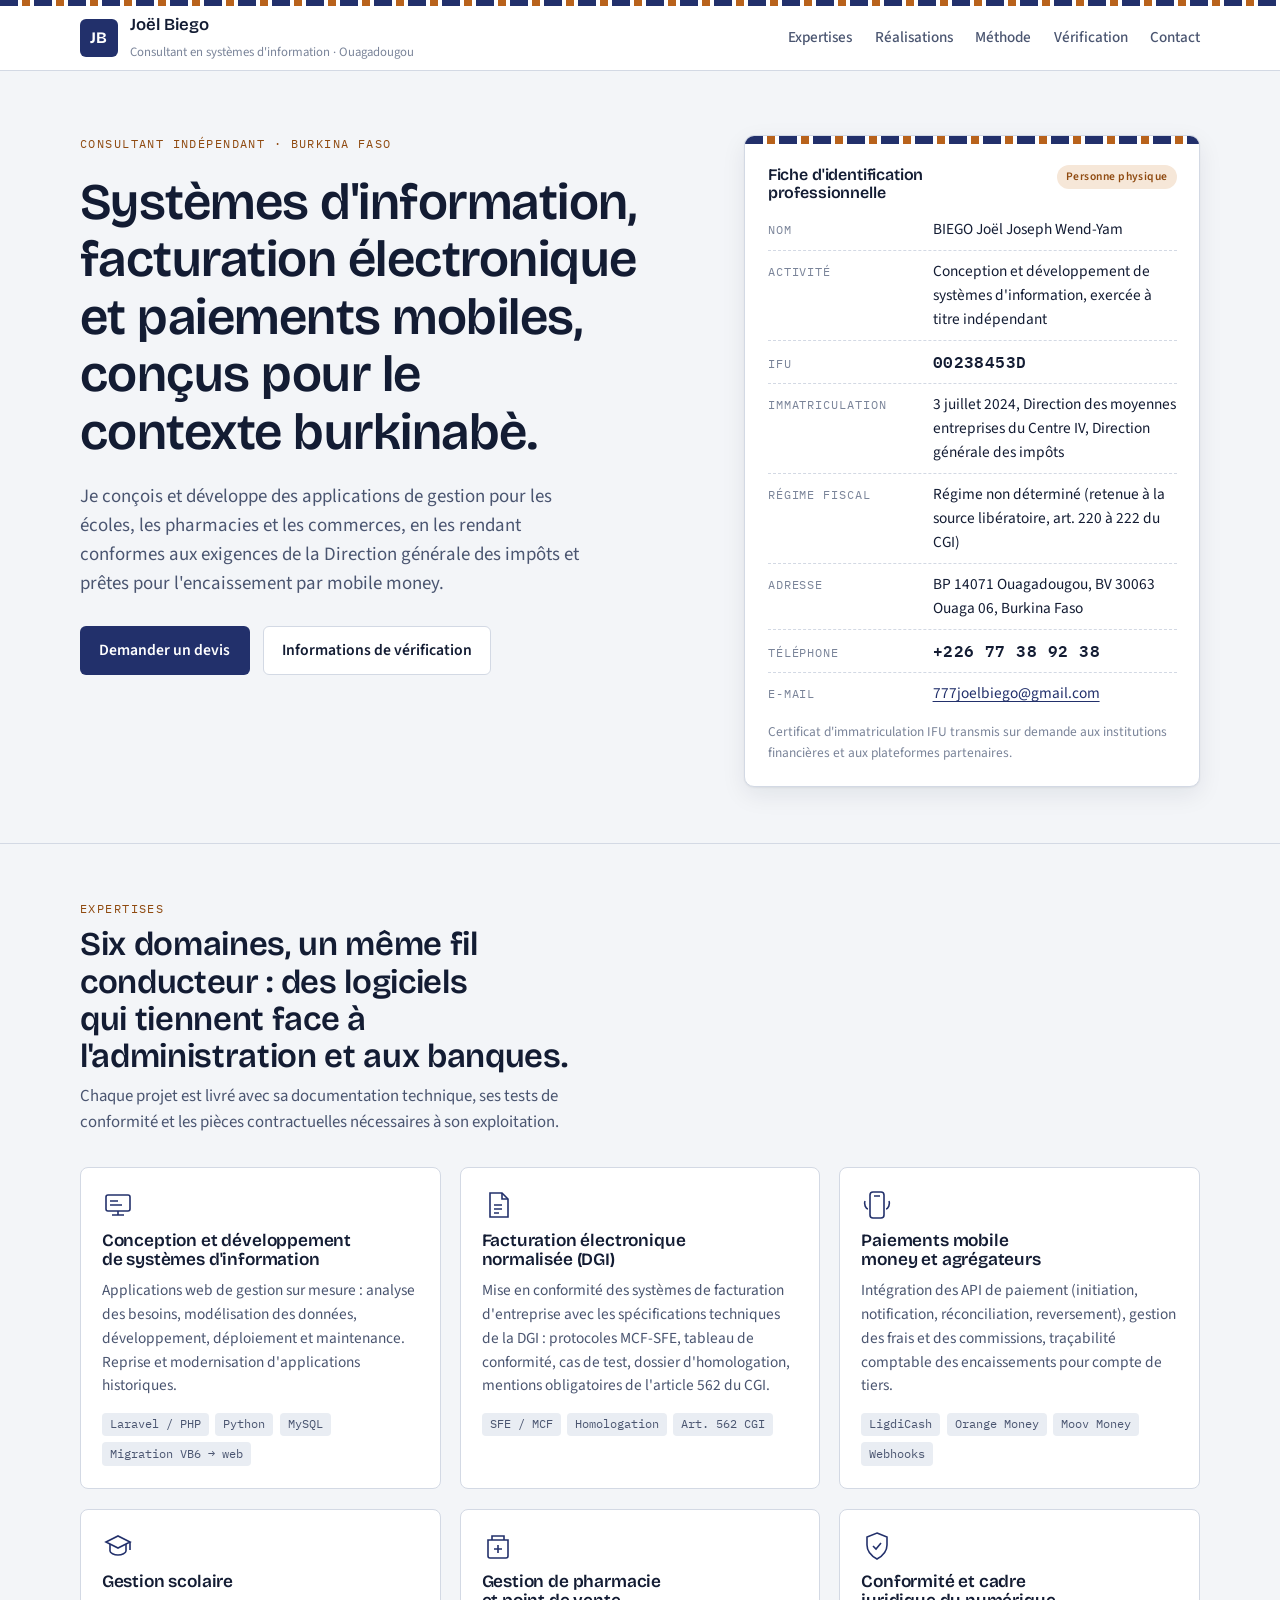
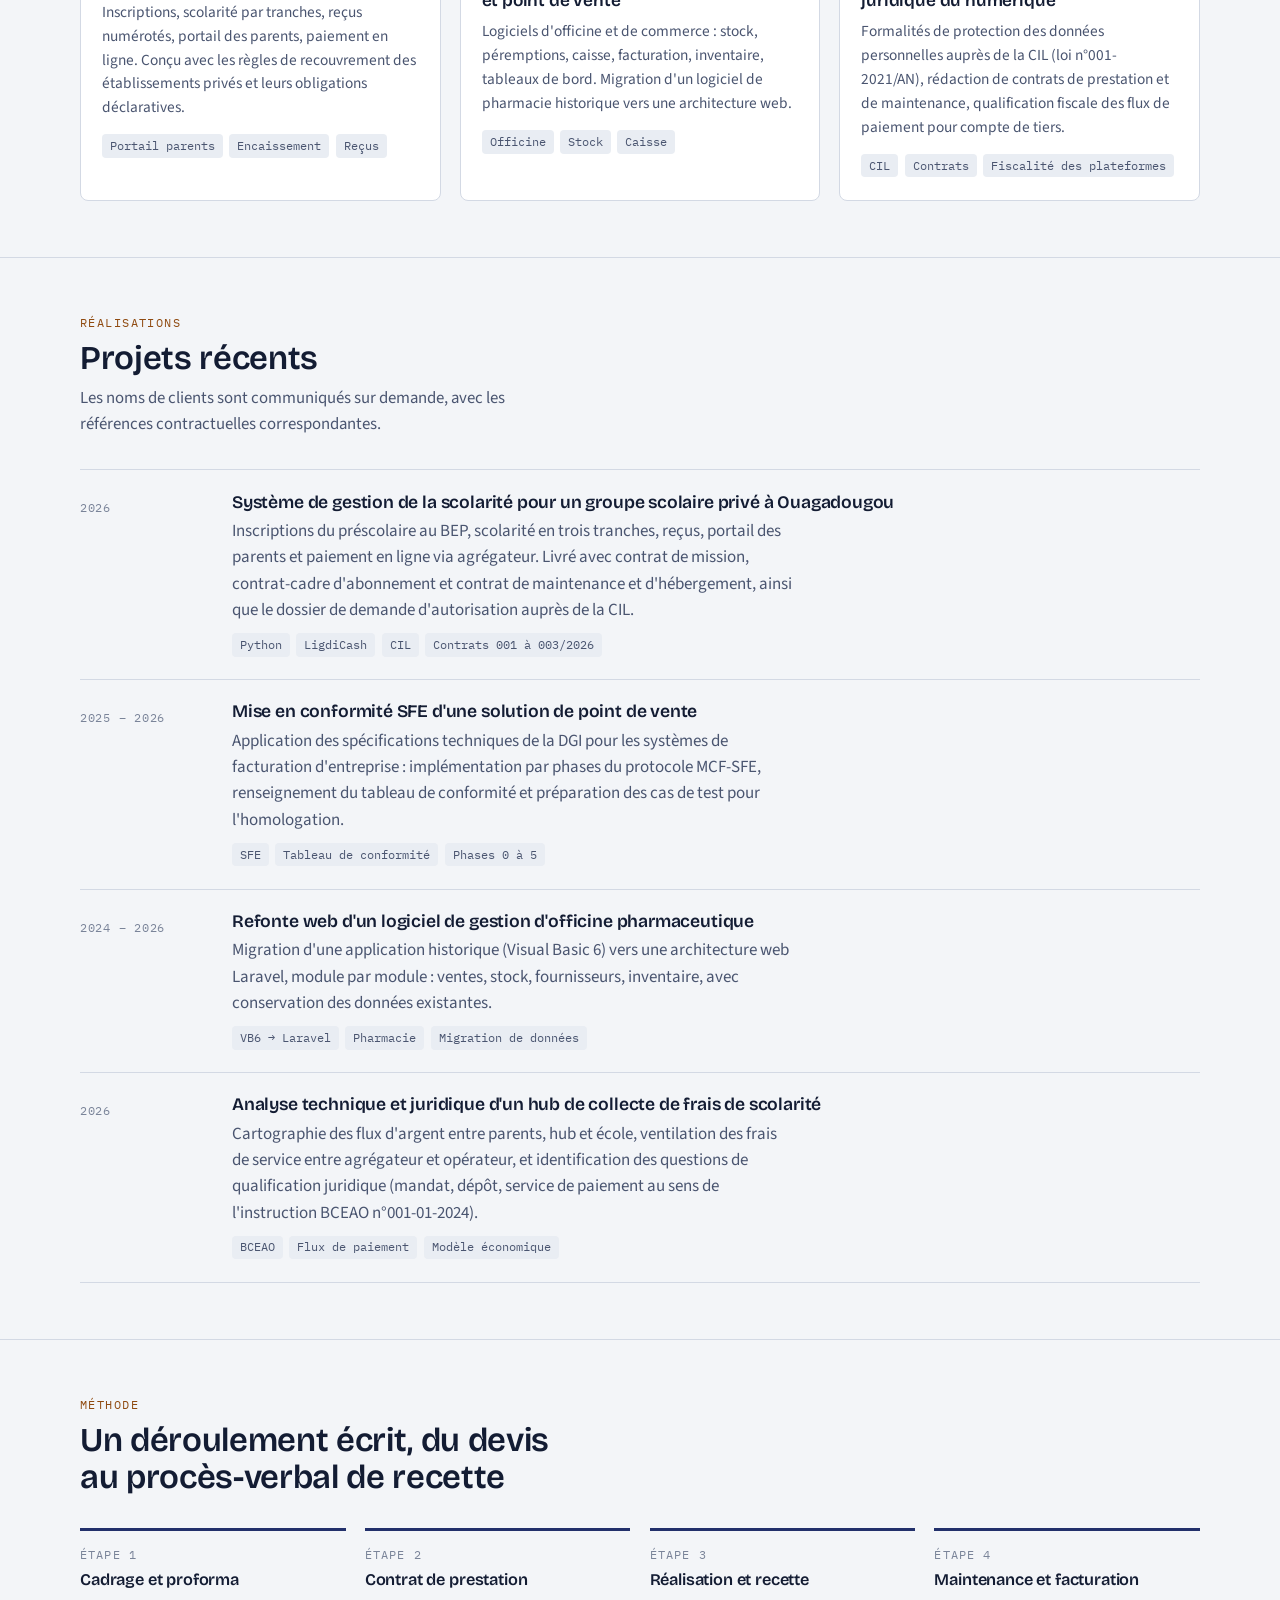
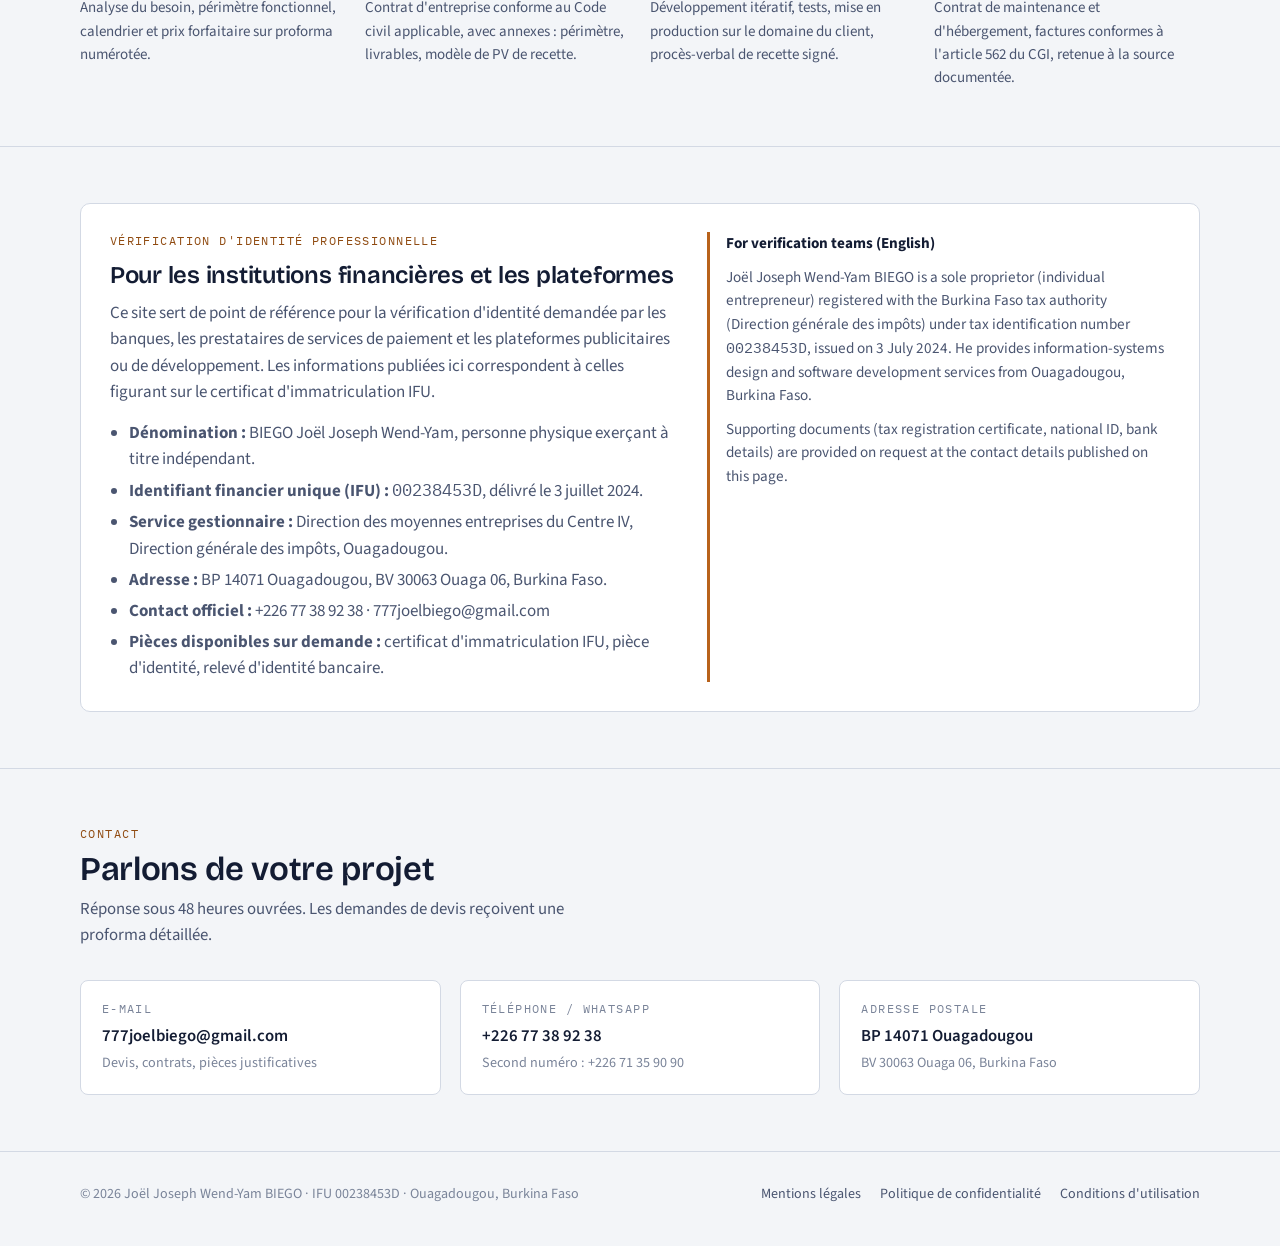
<file: index.html>
<!DOCTYPE html>
<html lang="fr">
<head>
  <meta charset="utf-8">
  <meta name="viewport" content="width=device-width, initial-scale=1">
  <title>Joël Biego — Consultant en systèmes d'information, Ouagadougou</title>
  <meta name="description" content="Joël Joseph Wend-Yam BIEGO, consultant indépendant à Ouagadougou (Burkina Faso) : conception de systèmes d'information, facturation électronique normalisée DGI, intégration de paiements mobile money, gestion scolaire et pharmacie. IFU 00238453D.">
  <link rel="canonical" href="https://joeoel.github.io/">
  <meta property="og:type" content="website">
  <meta property="og:title" content="Joël Biego — Consultant en systèmes d'information">
  <meta property="og:description" content="Conception de systèmes d'information, facturation électronique DGI, paiements mobile money et conformité numérique au Burkina Faso.">
  <meta property="og:url" content="https://joeoel.github.io/">
  <meta property="og:locale" content="fr_BF">
  <link rel="icon" href="favicon.svg" type="image/svg+xml">
  <link rel="preconnect" href="https://fonts.googleapis.com">
  <link rel="preconnect" href="https://fonts.gstatic.com" crossorigin>
  <link rel="stylesheet" href="https://fonts.googleapis.com/css2?family=Bricolage+Grotesque:opsz,wght@12..96,500;12..96,600;12..96,700&family=Source+Sans+3:ital,wght@0,400;0,500;0,600;1,400&family=IBM+Plex+Mono:wght@400;500&display=swap">
  <link rel="stylesheet" href="style.css">
  <script type="application/ld+json">
  {
    "@context": "https://schema.org",
    "@type": "ProfessionalService",
    "name": "Joël Biego — Consultant en systèmes d'information",
    "url": "https://joeoel.github.io/",
    "email": "777joelbiego@gmail.com",
    "telephone": "+22677389238",
    "founder": { "@type": "Person", "name": "Joël Joseph Wend-Yam BIEGO", "jobTitle": "Consultant en systèmes d'information" },
    "taxID": "00238453D",
    "address": { "@type": "PostalAddress", "postOfficeBoxNumber": "BP 14071", "addressLocality": "Ouagadougou", "addressCountry": "BF" },
    "areaServed": "BF",
    "knowsAbout": ["Facturation électronique normalisée DGI", "Paiement mobile money", "Laravel", "Gestion scolaire", "Gestion de pharmacie", "Protection des données personnelles"]
  }
  </script>
</head>
<body>

<div class="weave" aria-hidden="true"></div>
<header class="site-header">
  <div class="wrap">
    <a class="brand" href="index.html" aria-label="Accueil">
      <span class="brand-mark">JB</span>
      <span>
        <span class="brand-name">Joël Biego</span><br>
        <span class="brand-sub">Consultant en systèmes d'information · Ouagadougou</span>
      </span>
    </a>
    <nav class="nav" aria-label="Navigation principale">
      <a href="#expertises">Expertises</a>
      <a href="#realisations">Réalisations</a>
      <a href="#methode">Méthode</a>
      <a href="#verification">Vérification</a>
      <a href="#contact">Contact</a>
    </nav>
  </div>
</header>

<main>

  <section class="hero">
    <div class="wrap">
      <div class="hero-lead">
        <span class="eyebrow">Consultant indépendant · Burkina Faso</span>
        <h1>Systèmes d'information, facturation électronique et paiements mobiles, conçus pour le contexte burkinabè.</h1>
        <p class="lede">Je conçois et développe des applications de gestion pour les écoles, les pharmacies et les commerces, en les rendant conformes aux exigences de la Direction générale des impôts et prêtes pour l'encaissement par mobile money.</p>
        <div class="hero-cta">
          <a class="btn btn-primary" href="#contact">Demander un devis</a>
          <a class="btn btn-ghost" href="#verification">Informations de vérification</a>
        </div>
      </div>

      <aside class="id-card" aria-labelledby="idcard-title">
        <div class="weave" aria-hidden="true"></div>
        <div class="id-card-body">
          <div class="id-card-head">
            <h3 id="idcard-title">Fiche d'identification professionnelle</h3>
            <span class="id-badge">Personne physique</span>
          </div>
          <dl class="id-rows">
            <div><dt>Nom</dt><dd>BIEGO Joël Joseph Wend-Yam</dd></div>
            <div><dt>Activité</dt><dd>Conception et développement de systèmes d'information, exercée à titre indépendant</dd></div>
            <div><dt>IFU</dt><dd class="mono">00238453D</dd></div>
            <div><dt>Immatriculation</dt><dd>3 juillet 2024, Direction des moyennes entreprises du Centre IV, Direction générale des impôts</dd></div>
            <div><dt>Régime fiscal</dt><dd>Régime non déterminé (retenue à la source libératoire, art. 220 à 222 du CGI)</dd></div>
            <div><dt>Adresse</dt><dd>BP 14071 Ouagadougou, BV 30063 Ouaga 06, Burkina Faso</dd></div>
            <div><dt>Téléphone</dt><dd class="mono">+226 77 38 92 38</dd></div>
            <div><dt>E-mail</dt><dd><a href="mailto:777joelbiego@gmail.com">777joelbiego@gmail.com</a></dd></div>
          </dl>
          <p class="id-note">Certificat d'immatriculation IFU transmis sur demande aux institutions financières et aux plateformes partenaires.</p>
        </div>
      </aside>
    </div>
  </section>

  <section class="section" id="expertises">
    <div class="wrap">
      <div class="section-head">
        <span class="eyebrow">Expertises</span>
        <h2>Six domaines, un même fil conducteur : des logiciels qui tiennent face à l'administration et aux banques.</h2>
        <p>Chaque projet est livré avec sa documentation technique, ses tests de conformité et les pièces contractuelles nécessaires à son exploitation.</p>
      </div>
      <div class="grid-3">

        <article class="skill">
          <svg class="skill-icon" viewBox="0 0 32 32" fill="none" stroke="currentColor" stroke-width="1.6" aria-hidden="true"><rect x="4" y="6" width="24" height="16" rx="2"/><path d="M10 26h12M16 22v4M8 12h8M8 16h12"/></svg>
          <h3>Conception et développement de systèmes d'information</h3>
          <p>Applications web de gestion sur mesure : analyse des besoins, modélisation des données, développement, déploiement et maintenance. Reprise et modernisation d'applications historiques.</p>
          <div class="tags"><span class="tag">Laravel / PHP</span><span class="tag">Python</span><span class="tag">MySQL</span><span class="tag">Migration VB6 → web</span></div>
        </article>

        <article class="skill">
          <svg class="skill-icon" viewBox="0 0 32 32" fill="none" stroke="currentColor" stroke-width="1.6" aria-hidden="true"><path d="M8 4h12l6 6v18H8z"/><path d="M20 4v6h6M12 16h8M12 20h8M12 24h5"/></svg>
          <h3>Facturation électronique normalisée (DGI)</h3>
          <p>Mise en conformité des systèmes de facturation d'entreprise avec les spécifications techniques de la DGI : protocoles MCF-SFE, tableau de conformité, cas de test, dossier d'homologation, mentions obligatoires de l'article 562 du CGI.</p>
          <div class="tags"><span class="tag">SFE / MCF</span><span class="tag">Homologation</span><span class="tag">Art. 562 CGI</span></div>
        </article>

        <article class="skill">
          <svg class="skill-icon" viewBox="0 0 32 32" fill="none" stroke="currentColor" stroke-width="1.6" aria-hidden="true"><rect x="9" y="3" width="14" height="26" rx="3"/><path d="M13 7h6M16 24h.01"/><path d="M4 12c-1.5 3 1 8 3 8M28 12c1.5 3-1 8-3 8"/></svg>
          <h3>Paiements mobile money et agrégateurs</h3>
          <p>Intégration des API de paiement (initiation, notification, réconciliation, reversement), gestion des frais et des commissions, traçabilité comptable des encaissements pour compte de tiers.</p>
          <div class="tags"><span class="tag">LigdiCash</span><span class="tag">Orange Money</span><span class="tag">Moov Money</span><span class="tag">Webhooks</span></div>
        </article>

        <article class="skill">
          <svg class="skill-icon" viewBox="0 0 32 32" fill="none" stroke="currentColor" stroke-width="1.6" aria-hidden="true"><path d="M4 12l12-6 12 6-12 6z"/><path d="M8 14v7c0 2 4 4 8 4s8-2 8-4v-7M28 12v8"/></svg>
          <h3>Gestion scolaire</h3>
          <p>Inscriptions, scolarité par tranches, reçus numérotés, portail des parents, paiement en ligne. Conçu avec les règles de recouvrement des établissements privés et leurs obligations déclaratives.</p>
          <div class="tags"><span class="tag">Portail parents</span><span class="tag">Encaissement</span><span class="tag">Reçus</span></div>
        </article>

        <article class="skill">
          <svg class="skill-icon" viewBox="0 0 32 32" fill="none" stroke="currentColor" stroke-width="1.6" aria-hidden="true"><path d="M6 10h20v16a2 2 0 0 1-2 2H8a2 2 0 0 1-2-2z"/><path d="M10 10V6h12v4M16 15v8M12 19h8"/></svg>
          <h3>Gestion de pharmacie et point de vente</h3>
          <p>Logiciels d'officine et de commerce : stock, péremptions, caisse, facturation, inventaire, tableaux de bord. Migration d'un logiciel de pharmacie historique vers une architecture web.</p>
          <div class="tags"><span class="tag">Officine</span><span class="tag">Stock</span><span class="tag">Caisse</span></div>
        </article>

        <article class="skill">
          <svg class="skill-icon" viewBox="0 0 32 32" fill="none" stroke="currentColor" stroke-width="1.6" aria-hidden="true"><path d="M16 3l10 4v8c0 7-4.5 11-10 14C10.5 26 6 22 6 15V7z"/><path d="M12 16l3 3 5-6"/></svg>
          <h3>Conformité et cadre juridique du numérique</h3>
          <p>Formalités de protection des données personnelles auprès de la CIL (loi n°001-2021/AN), rédaction de contrats de prestation et de maintenance, qualification fiscale des flux de paiement pour compte de tiers.</p>
          <div class="tags"><span class="tag">CIL</span><span class="tag">Contrats</span><span class="tag">Fiscalité des plateformes</span></div>
        </article>

      </div>
    </div>
  </section>

  <section class="section" id="realisations">
    <div class="wrap">
      <div class="section-head">
        <span class="eyebrow">Réalisations</span>
        <h2>Projets récents</h2>
        <p>Les noms de clients sont communiqués sur demande, avec les références contractuelles correspondantes.</p>
      </div>
      <div class="work">

        <article class="work-item">
          <div class="work-when">2026</div>
          <div>
            <h3>Système de gestion de la scolarité pour un groupe scolaire privé à Ouagadougou</h3>
            <p>Inscriptions du préscolaire au BEP, scolarité en trois tranches, reçus, portail des parents et paiement en ligne via agrégateur. Livré avec contrat de mission, contrat-cadre d'abonnement et contrat de maintenance et d'hébergement, ainsi que le dossier de demande d'autorisation auprès de la CIL.</p>
            <div class="tags"><span class="tag">Python</span><span class="tag">LigdiCash</span><span class="tag">CIL</span><span class="tag">Contrats 001 à 003/2026</span></div>
          </div>
        </article>

        <article class="work-item">
          <div class="work-when">2025 – 2026</div>
          <div>
            <h3>Mise en conformité SFE d'une solution de point de vente</h3>
            <p>Application des spécifications techniques de la DGI pour les systèmes de facturation d'entreprise : implémentation par phases du protocole MCF-SFE, renseignement du tableau de conformité et préparation des cas de test pour l'homologation.</p>
            <div class="tags"><span class="tag">SFE</span><span class="tag">Tableau de conformité</span><span class="tag">Phases 0 à 5</span></div>
          </div>
        </article>

        <article class="work-item">
          <div class="work-when">2024 – 2026</div>
          <div>
            <h3>Refonte web d'un logiciel de gestion d'officine pharmaceutique</h3>
            <p>Migration d'une application historique (Visual Basic 6) vers une architecture web Laravel, module par module : ventes, stock, fournisseurs, inventaire, avec conservation des données existantes.</p>
            <div class="tags"><span class="tag">VB6 → Laravel</span><span class="tag">Pharmacie</span><span class="tag">Migration de données</span></div>
          </div>
        </article>

        <article class="work-item">
          <div class="work-when">2026</div>
          <div>
            <h3>Analyse technique et juridique d'un hub de collecte de frais de scolarité</h3>
            <p>Cartographie des flux d'argent entre parents, hub et école, ventilation des frais de service entre agrégateur et opérateur, et identification des questions de qualification juridique (mandat, dépôt, service de paiement au sens de l'instruction BCEAO n°001-01-2024).</p>
            <div class="tags"><span class="tag">BCEAO</span><span class="tag">Flux de paiement</span><span class="tag">Modèle économique</span></div>
          </div>
        </article>

      </div>
    </div>
  </section>

  <section class="section" id="methode">
    <div class="wrap">
      <div class="section-head">
        <span class="eyebrow">Méthode</span>
        <h2>Un déroulement écrit, du devis au procès-verbal de recette</h2>
      </div>
      <div class="steps">
        <div class="step">
          <h3>Cadrage et proforma</h3>
          <p>Analyse du besoin, périmètre fonctionnel, calendrier et prix forfaitaire sur proforma numérotée.</p>
        </div>
        <div class="step">
          <h3>Contrat de prestation</h3>
          <p>Contrat d'entreprise conforme au Code civil applicable, avec annexes : périmètre, livrables, modèle de PV de recette.</p>
        </div>
        <div class="step">
          <h3>Réalisation et recette</h3>
          <p>Développement itératif, tests, mise en production sur le domaine du client, procès-verbal de recette signé.</p>
        </div>
        <div class="step">
          <h3>Maintenance et facturation</h3>
          <p>Contrat de maintenance et d'hébergement, factures conformes à l'article 562 du CGI, retenue à la source documentée.</p>
        </div>
      </div>
    </div>
  </section>

  <section class="section" id="verification">
    <div class="wrap">
      <div class="verify">
        <div>
          <span class="eyebrow">Vérification d'identité professionnelle</span>
          <h2>Pour les institutions financières et les plateformes</h2>
          <p>Ce site sert de point de référence pour la vérification d'identité demandée par les banques, les prestataires de services de paiement et les plateformes publicitaires ou de développement. Les informations publiées ici correspondent à celles figurant sur le certificat d'immatriculation IFU.</p>
          <ul>
            <li><strong>Dénomination :</strong> BIEGO Joël Joseph Wend-Yam, personne physique exerçant à titre indépendant.</li>
            <li><strong>Identifiant financier unique (IFU) :</strong> <span class="mono">00238453D</span>, délivré le 3 juillet 2024.</li>
            <li><strong>Service gestionnaire :</strong> Direction des moyennes entreprises du Centre IV, Direction générale des impôts, Ouagadougou.</li>
            <li><strong>Adresse :</strong> BP 14071 Ouagadougou, BV 30063 Ouaga 06, Burkina Faso.</li>
            <li><strong>Contact officiel :</strong> +226 77 38 92 38 · 777joelbiego@gmail.com</li>
            <li><strong>Pièces disponibles sur demande :</strong> certificat d'immatriculation IFU, pièce d'identité, relevé d'identité bancaire.</li>
          </ul>
        </div>
        <div class="en" lang="en">
          <strong>For verification teams (English)</strong>
          <p>Joël Joseph Wend-Yam BIEGO is a sole proprietor (individual entrepreneur) registered with the Burkina Faso tax authority (Direction générale des impôts) under tax identification number <span class="mono">00238453D</span>, issued on 3 July 2024. He provides information-systems design and software development services from Ouagadougou, Burkina Faso.</p>
          <p>Supporting documents (tax registration certificate, national ID, bank details) are provided on request at the contact details published on this page.</p>
        </div>
      </div>
    </div>
  </section>

  <section class="section" id="contact">
    <div class="wrap">
      <div class="section-head">
        <span class="eyebrow">Contact</span>
        <h2>Parlons de votre projet</h2>
        <p>Réponse sous 48 heures ouvrées. Les demandes de devis reçoivent une proforma détaillée.</p>
      </div>
      <div class="contact-grid">
        <div class="contact">
          <span class="eyebrow">E-mail</span>
          <a href="mailto:777joelbiego@gmail.com">777joelbiego@gmail.com</a>
          <small>Devis, contrats, pièces justificatives</small>
        </div>
        <div class="contact">
          <span class="eyebrow">Téléphone / WhatsApp</span>
          <a href="tel:+22677389238">+226 77 38 92 38</a>
          <small>Second numéro : +226 71 35 90 90</small>
        </div>
        <div class="contact">
          <span class="eyebrow">Adresse postale</span>
          <a href="#verification">BP 14071 Ouagadougou</a>
          <small>BV 30063 Ouaga 06, Burkina Faso</small>
        </div>
      </div>
    </div>
  </section>

</main>

<footer class="site-footer">
  <div class="wrap">
    <div>© 2026 Joël Joseph Wend-Yam BIEGO · IFU 00238453D · Ouagadougou, Burkina Faso</div>
    <nav aria-label="Pages légales">
      <a href="mentions-legales.html">Mentions légales</a>
      <a href="confidentialite.html">Politique de confidentialité</a>
      <a href="conditions.html">Conditions d'utilisation</a>
    </nav>
  </div>
</footer>

</body>
</html>
</file>
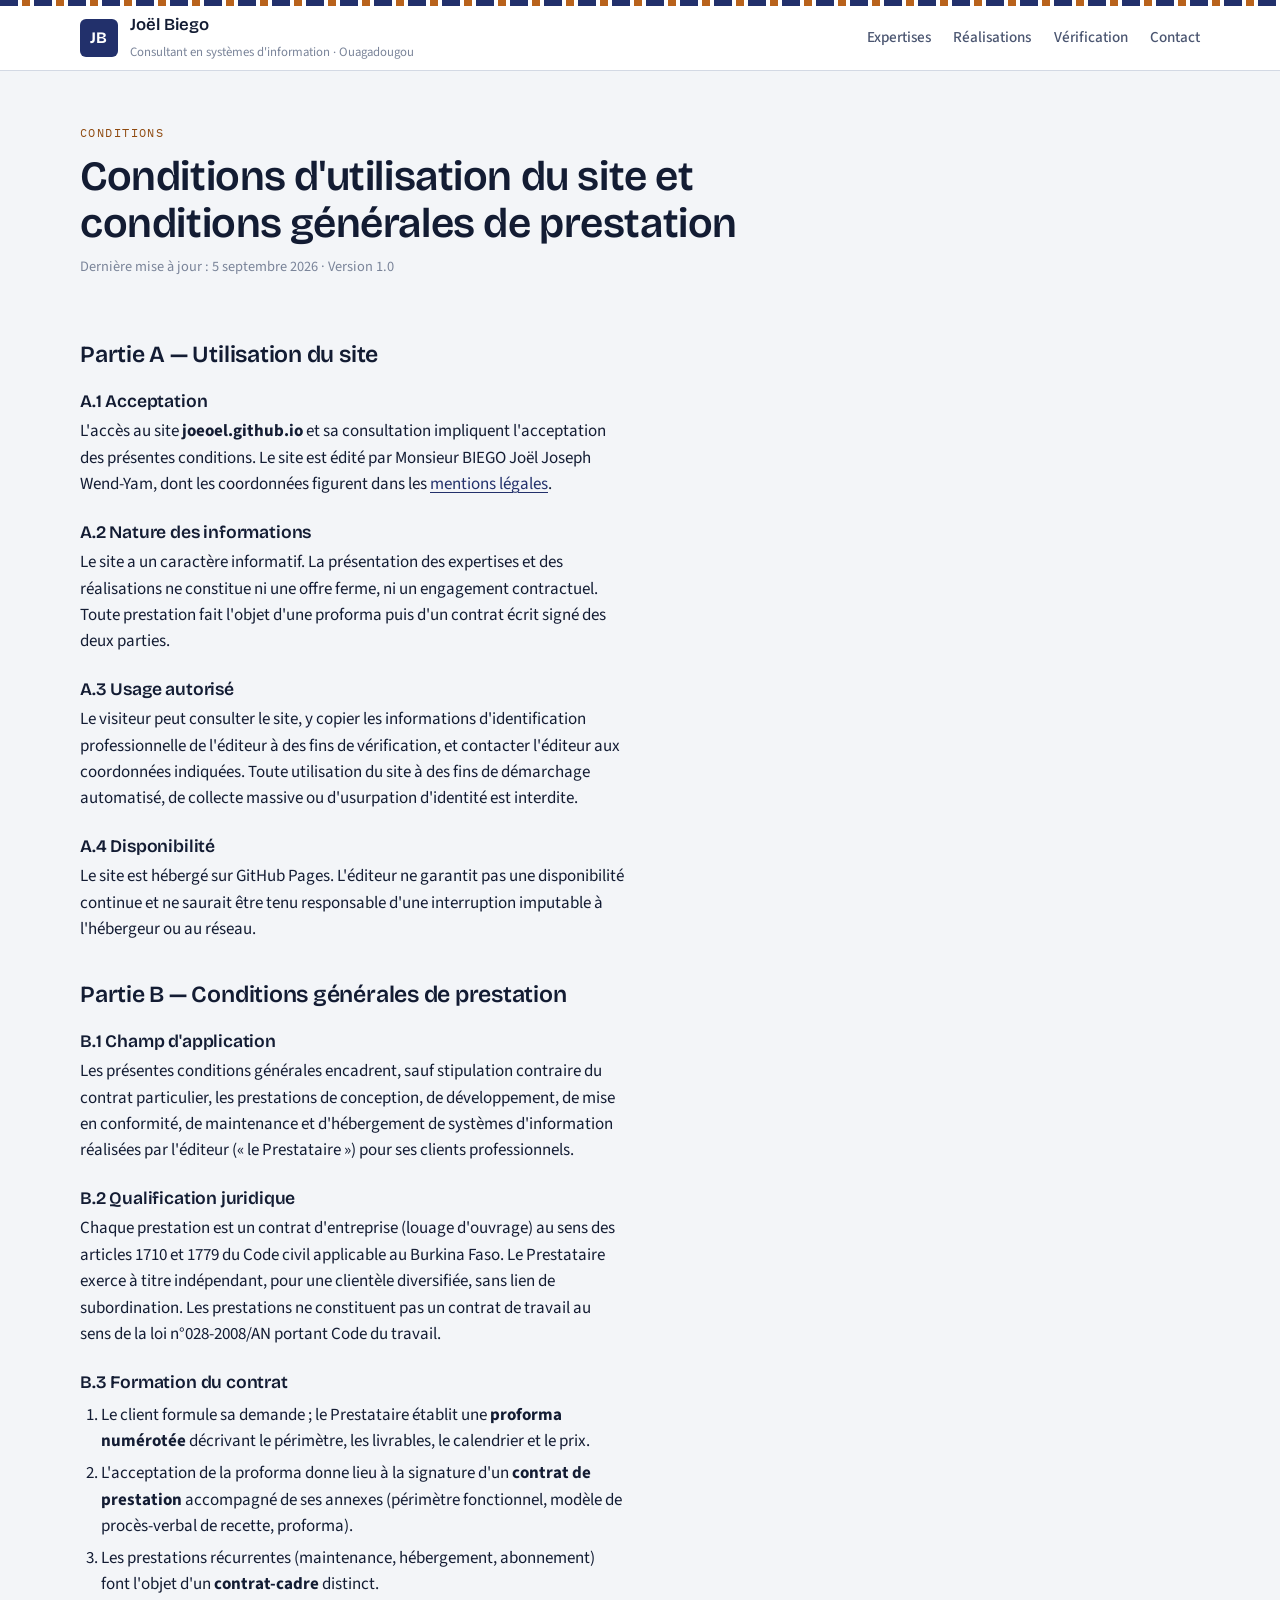
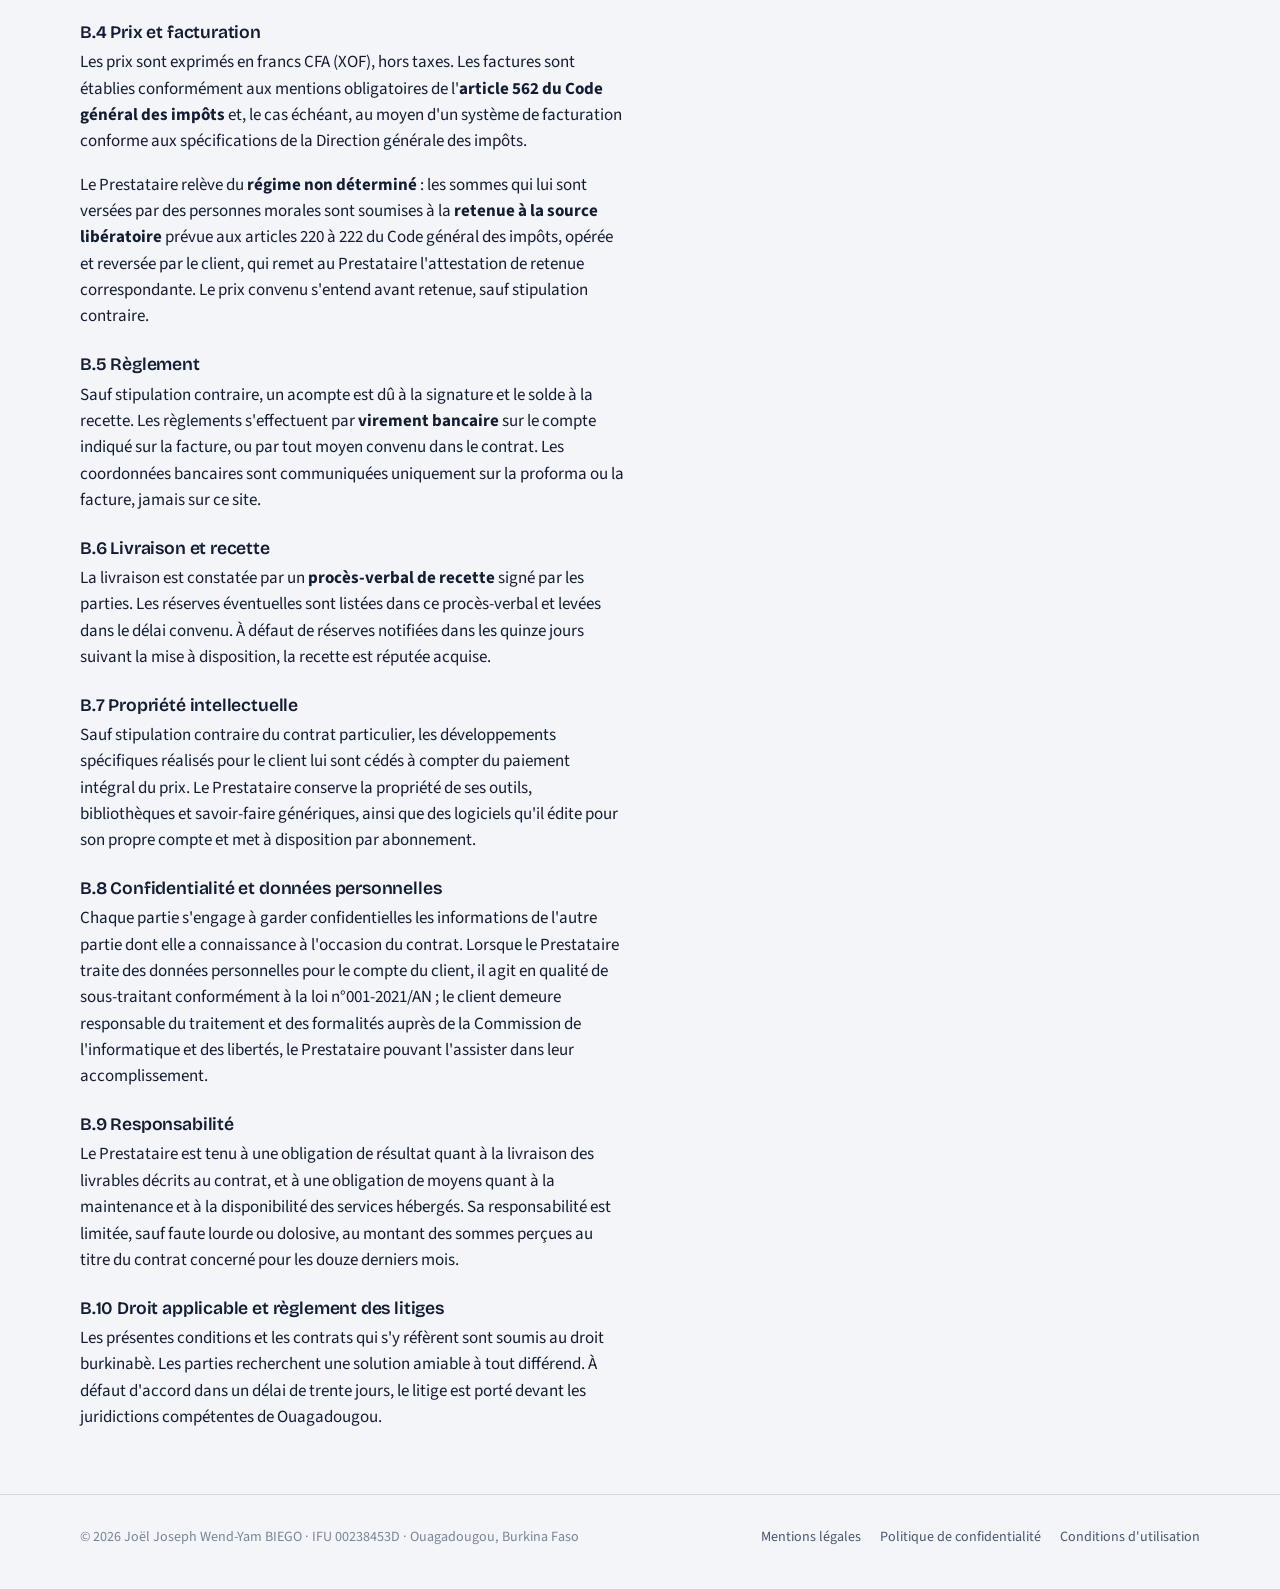
<file: conditions.html>
<!DOCTYPE html>
<html lang="fr">
<head>
  <meta charset="utf-8">
  <meta name="viewport" content="width=device-width, initial-scale=1">
  <title>Conditions d'utilisation — Joël Biego</title>
  <meta name="description" content="Conditions d'utilisation du site et conditions générales de prestation de Joël Biego, consultant indépendant en systèmes d'information à Ouagadougou.">
  <link rel="canonical" href="https://joeoel.github.io/conditions.html">
  <link rel="icon" href="favicon.svg" type="image/svg+xml">
  <link rel="preconnect" href="https://fonts.googleapis.com">
  <link rel="preconnect" href="https://fonts.gstatic.com" crossorigin>
  <link rel="stylesheet" href="https://fonts.googleapis.com/css2?family=Bricolage+Grotesque:opsz,wght@12..96,500;12..96,600;12..96,700&family=Source+Sans+3:ital,wght@0,400;0,500;0,600;1,400&family=IBM+Plex+Mono:wght@400;500&display=swap">
  <link rel="stylesheet" href="style.css">
</head>
<body>

<div class="weave" aria-hidden="true"></div>
<header class="site-header">
  <div class="wrap">
    <a class="brand" href="index.html" aria-label="Accueil">
      <span class="brand-mark">JB</span>
      <span>
        <span class="brand-name">Joël Biego</span><br>
        <span class="brand-sub">Consultant en systèmes d'information · Ouagadougou</span>
      </span>
    </a>
    <nav class="nav" aria-label="Navigation principale">
      <a href="index.html#expertises">Expertises</a>
      <a href="index.html#realisations">Réalisations</a>
      <a href="index.html#verification">Vérification</a>
      <a href="index.html#contact">Contact</a>
    </nav>
  </div>
</header>

<main class="legal">
  <div class="wrap">
    <div class="page-head">
      <span class="eyebrow">Conditions</span>
      <h1>Conditions d'utilisation du site et conditions générales de prestation</h1>
      <p class="meta">Dernière mise à jour : 5 septembre 2026 · Version 1.0</p>
    </div>

    <div class="prose">
      <h2>Partie A — Utilisation du site</h2>

      <h3>A.1 Acceptation</h3>
      <p>L'accès au site <strong>joeoel.github.io</strong> et sa consultation impliquent l'acceptation des présentes conditions. Le site est édité par Monsieur BIEGO Joël Joseph Wend-Yam, dont les coordonnées figurent dans les <a href="mentions-legales.html">mentions légales</a>.</p>

      <h3>A.2 Nature des informations</h3>
      <p>Le site a un caractère informatif. La présentation des expertises et des réalisations ne constitue ni une offre ferme, ni un engagement contractuel. Toute prestation fait l'objet d'une proforma puis d'un contrat écrit signé des deux parties.</p>

      <h3>A.3 Usage autorisé</h3>
      <p>Le visiteur peut consulter le site, y copier les informations d'identification professionnelle de l'éditeur à des fins de vérification, et contacter l'éditeur aux coordonnées indiquées. Toute utilisation du site à des fins de démarchage automatisé, de collecte massive ou d'usurpation d'identité est interdite.</p>

      <h3>A.4 Disponibilité</h3>
      <p>Le site est hébergé sur GitHub Pages. L'éditeur ne garantit pas une disponibilité continue et ne saurait être tenu responsable d'une interruption imputable à l'hébergeur ou au réseau.</p>

      <h2>Partie B — Conditions générales de prestation</h2>

      <h3>B.1 Champ d'application</h3>
      <p>Les présentes conditions générales encadrent, sauf stipulation contraire du contrat particulier, les prestations de conception, de développement, de mise en conformité, de maintenance et d'hébergement de systèmes d'information réalisées par l'éditeur (« le Prestataire ») pour ses clients professionnels.</p>

      <h3>B.2 Qualification juridique</h3>
      <p>Chaque prestation est un contrat d'entreprise (louage d'ouvrage) au sens des articles 1710 et 1779 du Code civil applicable au Burkina Faso. Le Prestataire exerce à titre indépendant, pour une clientèle diversifiée, sans lien de subordination. Les prestations ne constituent pas un contrat de travail au sens de la loi n°028-2008/AN portant Code du travail.</p>

      <h3>B.3 Formation du contrat</h3>
      <ol>
        <li>Le client formule sa demande ; le Prestataire établit une <strong>proforma numérotée</strong> décrivant le périmètre, les livrables, le calendrier et le prix.</li>
        <li>L'acceptation de la proforma donne lieu à la signature d'un <strong>contrat de prestation</strong> accompagné de ses annexes (périmètre fonctionnel, modèle de procès-verbal de recette, proforma).</li>
        <li>Les prestations récurrentes (maintenance, hébergement, abonnement) font l'objet d'un <strong>contrat-cadre</strong> distinct.</li>
      </ol>

      <h3>B.4 Prix et facturation</h3>
      <p>Les prix sont exprimés en francs CFA (XOF), hors taxes. Les factures sont établies conformément aux mentions obligatoires de l'<strong>article 562 du Code général des impôts</strong> et, le cas échéant, au moyen d'un système de facturation conforme aux spécifications de la Direction générale des impôts.</p>
      <p>Le Prestataire relève du <strong>régime non déterminé</strong> : les sommes qui lui sont versées par des personnes morales sont soumises à la <strong>retenue à la source libératoire</strong> prévue aux articles 220 à 222 du Code général des impôts, opérée et reversée par le client, qui remet au Prestataire l'attestation de retenue correspondante. Le prix convenu s'entend avant retenue, sauf stipulation contraire.</p>

      <h3>B.5 Règlement</h3>
      <p>Sauf stipulation contraire, un acompte est dû à la signature et le solde à la recette. Les règlements s'effectuent par <strong>virement bancaire</strong> sur le compte indiqué sur la facture, ou par tout moyen convenu dans le contrat. Les coordonnées bancaires sont communiquées uniquement sur la proforma ou la facture, jamais sur ce site.</p>

      <h3>B.6 Livraison et recette</h3>
      <p>La livraison est constatée par un <strong>procès-verbal de recette</strong> signé par les parties. Les réserves éventuelles sont listées dans ce procès-verbal et levées dans le délai convenu. À défaut de réserves notifiées dans les quinze jours suivant la mise à disposition, la recette est réputée acquise.</p>

      <h3>B.7 Propriété intellectuelle</h3>
      <p>Sauf stipulation contraire du contrat particulier, les développements spécifiques réalisés pour le client lui sont cédés à compter du paiement intégral du prix. Le Prestataire conserve la propriété de ses outils, bibliothèques et savoir-faire génériques, ainsi que des logiciels qu'il édite pour son propre compte et met à disposition par abonnement.</p>

      <h3>B.8 Confidentialité et données personnelles</h3>
      <p>Chaque partie s'engage à garder confidentielles les informations de l'autre partie dont elle a connaissance à l'occasion du contrat. Lorsque le Prestataire traite des données personnelles pour le compte du client, il agit en qualité de sous-traitant conformément à la loi n°001-2021/AN ; le client demeure responsable du traitement et des formalités auprès de la Commission de l'informatique et des libertés, le Prestataire pouvant l'assister dans leur accomplissement.</p>

      <h3>B.9 Responsabilité</h3>
      <p>Le Prestataire est tenu à une obligation de résultat quant à la livraison des livrables décrits au contrat, et à une obligation de moyens quant à la maintenance et à la disponibilité des services hébergés. Sa responsabilité est limitée, sauf faute lourde ou dolosive, au montant des sommes perçues au titre du contrat concerné pour les douze derniers mois.</p>

      <h3>B.10 Droit applicable et règlement des litiges</h3>
      <p>Les présentes conditions et les contrats qui s'y réfèrent sont soumis au droit burkinabè. Les parties recherchent une solution amiable à tout différend. À défaut d'accord dans un délai de trente jours, le litige est porté devant les juridictions compétentes de Ouagadougou.</p>
    </div>
  </div>
</main>

<footer class="site-footer">
  <div class="wrap">
    <div>© 2026 Joël Joseph Wend-Yam BIEGO · IFU 00238453D · Ouagadougou, Burkina Faso</div>
    <nav aria-label="Pages légales">
      <a href="mentions-legales.html">Mentions légales</a>
      <a href="confidentialite.html">Politique de confidentialité</a>
      <a href="conditions.html">Conditions d'utilisation</a>
    </nav>
  </div>
</footer>

</body>
</html>
</file>
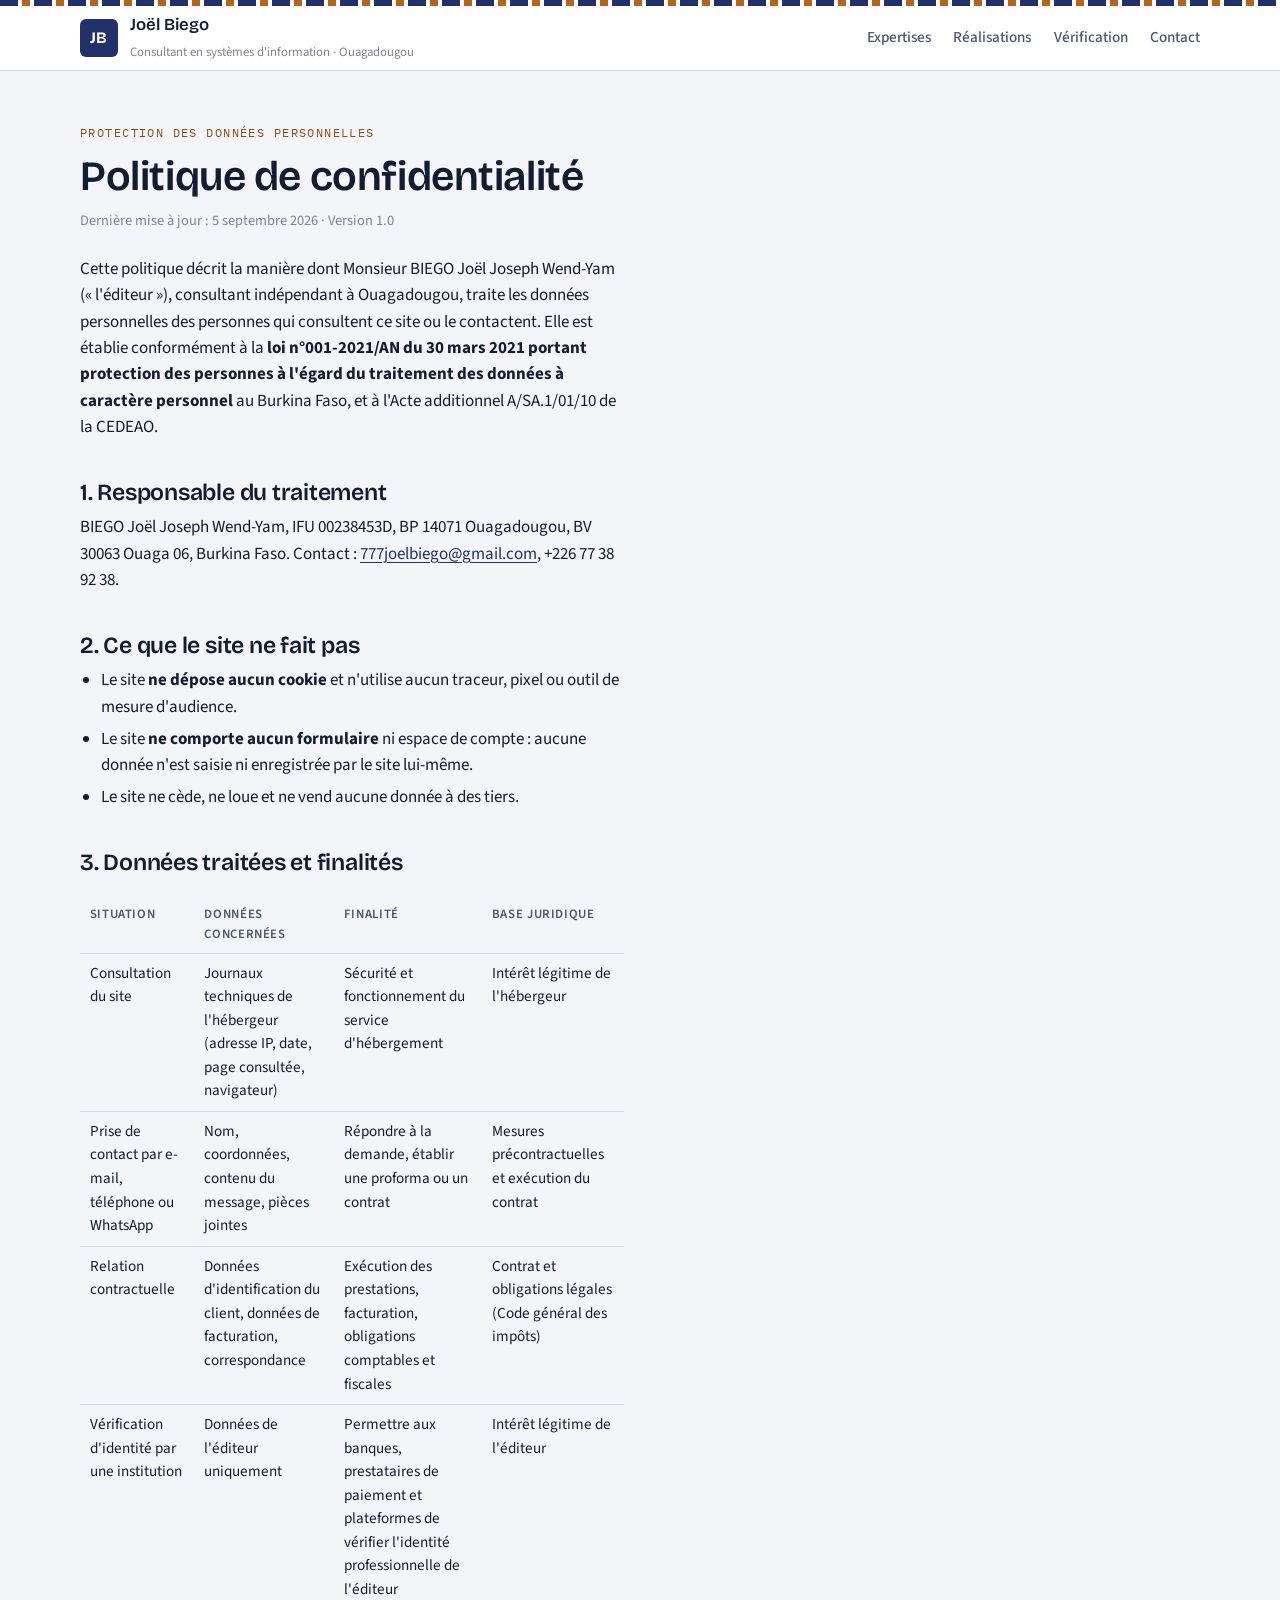
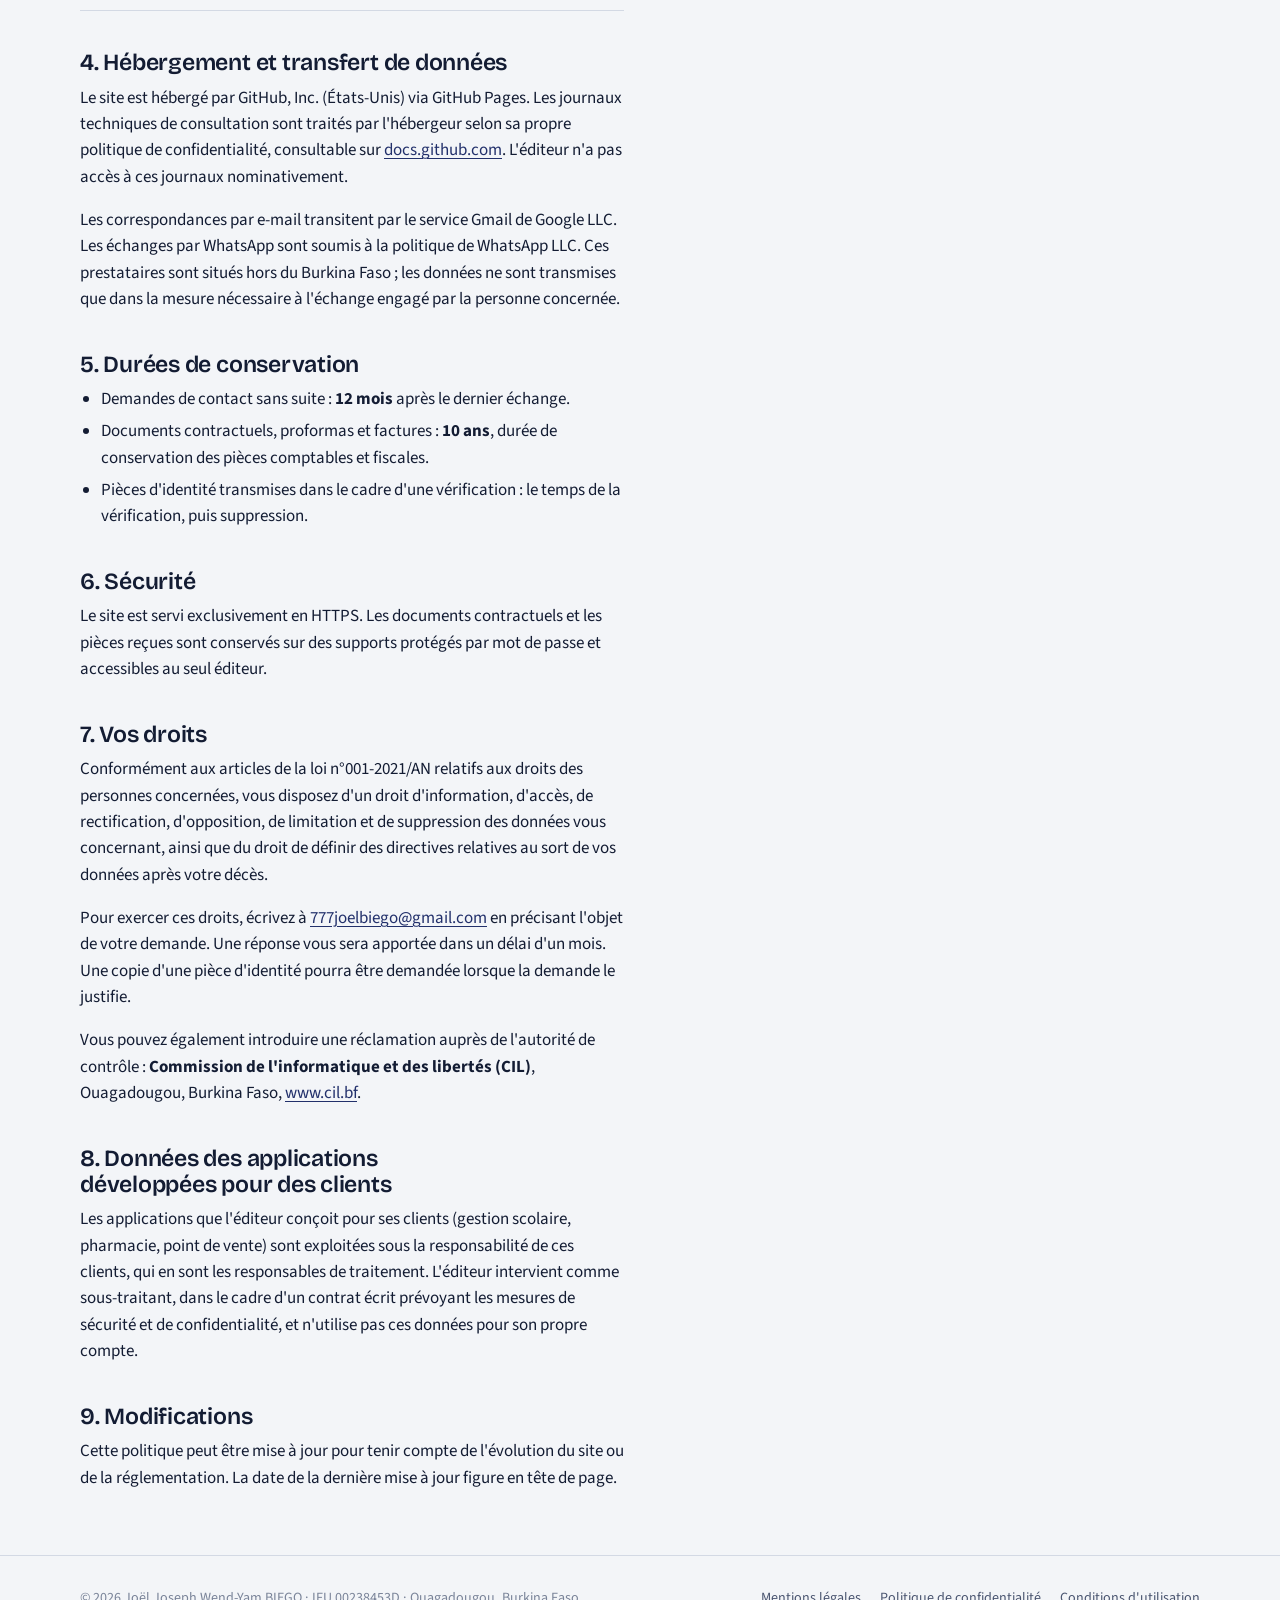
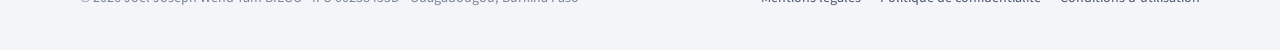
<file: confidentialite.html>
<!DOCTYPE html>
<html lang="fr">
<head>
  <meta charset="utf-8">
  <meta name="viewport" content="width=device-width, initial-scale=1">
  <title>Politique de confidentialité — Joël Biego</title>
  <meta name="description" content="Politique de confidentialité du site de Joël Biego : données collectées, finalités, durées de conservation et droits des personnes conformément à la loi n°001-2021/AN du Burkina Faso.">
  <link rel="canonical" href="https://joeoel.github.io/confidentialite.html">
  <link rel="icon" href="favicon.svg" type="image/svg+xml">
  <link rel="preconnect" href="https://fonts.googleapis.com">
  <link rel="preconnect" href="https://fonts.gstatic.com" crossorigin>
  <link rel="stylesheet" href="https://fonts.googleapis.com/css2?family=Bricolage+Grotesque:opsz,wght@12..96,500;12..96,600;12..96,700&family=Source+Sans+3:ital,wght@0,400;0,500;0,600;1,400&family=IBM+Plex+Mono:wght@400;500&display=swap">
  <link rel="stylesheet" href="style.css">
</head>
<body>

<div class="weave" aria-hidden="true"></div>
<header class="site-header">
  <div class="wrap">
    <a class="brand" href="index.html" aria-label="Accueil">
      <span class="brand-mark">JB</span>
      <span>
        <span class="brand-name">Joël Biego</span><br>
        <span class="brand-sub">Consultant en systèmes d'information · Ouagadougou</span>
      </span>
    </a>
    <nav class="nav" aria-label="Navigation principale">
      <a href="index.html#expertises">Expertises</a>
      <a href="index.html#realisations">Réalisations</a>
      <a href="index.html#verification">Vérification</a>
      <a href="index.html#contact">Contact</a>
    </nav>
  </div>
</header>

<main class="legal">
  <div class="wrap">
    <div class="page-head">
      <span class="eyebrow">Protection des données personnelles</span>
      <h1>Politique de confidentialité</h1>
      <p class="meta">Dernière mise à jour : 5 septembre 2026 · Version 1.0</p>
    </div>

    <div class="prose">
      <p>Cette politique décrit la manière dont Monsieur BIEGO Joël Joseph Wend-Yam (« l'éditeur »), consultant indépendant à Ouagadougou, traite les données personnelles des personnes qui consultent ce site ou le contactent. Elle est établie conformément à la <strong>loi n°001-2021/AN du 30 mars 2021 portant protection des personnes à l'égard du traitement des données à caractère personnel</strong> au Burkina Faso, et à l'Acte additionnel A/SA.1/01/10 de la CEDEAO.</p>

      <h2>1. Responsable du traitement</h2>
      <p>BIEGO Joël Joseph Wend-Yam, IFU 00238453D, BP 14071 Ouagadougou, BV 30063 Ouaga 06, Burkina Faso. Contact : <a href="mailto:777joelbiego@gmail.com">777joelbiego@gmail.com</a>, +226 77 38 92 38.</p>

      <h2>2. Ce que le site ne fait pas</h2>
      <ul>
        <li>Le site <strong>ne dépose aucun cookie</strong> et n'utilise aucun traceur, pixel ou outil de mesure d'audience.</li>
        <li>Le site <strong>ne comporte aucun formulaire</strong> ni espace de compte : aucune donnée n'est saisie ni enregistrée par le site lui-même.</li>
        <li>Le site ne cède, ne loue et ne vend aucune donnée à des tiers.</li>
      </ul>

      <h2>3. Données traitées et finalités</h2>
      <div class="table-wrap">
      <table>
        <thead><tr><th>Situation</th><th>Données concernées</th><th>Finalité</th><th>Base juridique</th></tr></thead>
        <tbody>
          <tr>
            <td>Consultation du site</td>
            <td>Journaux techniques de l'hébergeur (adresse IP, date, page consultée, navigateur)</td>
            <td>Sécurité et fonctionnement du service d'hébergement</td>
            <td>Intérêt légitime de l'hébergeur</td>
          </tr>
          <tr>
            <td>Prise de contact par e-mail, téléphone ou WhatsApp</td>
            <td>Nom, coordonnées, contenu du message, pièces jointes</td>
            <td>Répondre à la demande, établir une proforma ou un contrat</td>
            <td>Mesures précontractuelles et exécution du contrat</td>
          </tr>
          <tr>
            <td>Relation contractuelle</td>
            <td>Données d'identification du client, données de facturation, correspondance</td>
            <td>Exécution des prestations, facturation, obligations comptables et fiscales</td>
            <td>Contrat et obligations légales (Code général des impôts)</td>
          </tr>
          <tr>
            <td>Vérification d'identité par une institution</td>
            <td>Données de l'éditeur uniquement</td>
            <td>Permettre aux banques, prestataires de paiement et plateformes de vérifier l'identité professionnelle de l'éditeur</td>
            <td>Intérêt légitime de l'éditeur</td>
          </tr>
        </tbody>
      </table>
      </div>

      <h2>4. Hébergement et transfert de données</h2>
      <p>Le site est hébergé par GitHub, Inc. (États-Unis) via GitHub Pages. Les journaux techniques de consultation sont traités par l'hébergeur selon sa propre politique de confidentialité, consultable sur <a href="https://docs.github.com/site-policy/privacy-policies/github-general-privacy-statement" rel="noopener">docs.github.com</a>. L'éditeur n'a pas accès à ces journaux nominativement.</p>
      <p>Les correspondances par e-mail transitent par le service Gmail de Google LLC. Les échanges par WhatsApp sont soumis à la politique de WhatsApp LLC. Ces prestataires sont situés hors du Burkina Faso ; les données ne sont transmises que dans la mesure nécessaire à l'échange engagé par la personne concernée.</p>

      <h2>5. Durées de conservation</h2>
      <ul>
        <li>Demandes de contact sans suite : <strong>12 mois</strong> après le dernier échange.</li>
        <li>Documents contractuels, proformas et factures : <strong>10 ans</strong>, durée de conservation des pièces comptables et fiscales.</li>
        <li>Pièces d'identité transmises dans le cadre d'une vérification : le temps de la vérification, puis suppression.</li>
      </ul>

      <h2>6. Sécurité</h2>
      <p>Le site est servi exclusivement en HTTPS. Les documents contractuels et les pièces reçues sont conservés sur des supports protégés par mot de passe et accessibles au seul éditeur.</p>

      <h2>7. Vos droits</h2>
      <p>Conformément aux articles de la loi n°001-2021/AN relatifs aux droits des personnes concernées, vous disposez d'un droit d'information, d'accès, de rectification, d'opposition, de limitation et de suppression des données vous concernant, ainsi que du droit de définir des directives relatives au sort de vos données après votre décès.</p>
      <p>Pour exercer ces droits, écrivez à <a href="mailto:777joelbiego@gmail.com">777joelbiego@gmail.com</a> en précisant l'objet de votre demande. Une réponse vous sera apportée dans un délai d'un mois. Une copie d'une pièce d'identité pourra être demandée lorsque la demande le justifie.</p>
      <p>Vous pouvez également introduire une réclamation auprès de l'autorité de contrôle : <strong>Commission de l'informatique et des libertés (CIL)</strong>, Ouagadougou, Burkina Faso, <a href="https://www.cil.bf" rel="noopener">www.cil.bf</a>.</p>

      <h2>8. Données des applications développées pour des clients</h2>
      <p>Les applications que l'éditeur conçoit pour ses clients (gestion scolaire, pharmacie, point de vente) sont exploitées sous la responsabilité de ces clients, qui en sont les responsables de traitement. L'éditeur intervient comme sous-traitant, dans le cadre d'un contrat écrit prévoyant les mesures de sécurité et de confidentialité, et n'utilise pas ces données pour son propre compte.</p>

      <h2>9. Modifications</h2>
      <p>Cette politique peut être mise à jour pour tenir compte de l'évolution du site ou de la réglementation. La date de la dernière mise à jour figure en tête de page.</p>
    </div>
  </div>
</main>

<footer class="site-footer">
  <div class="wrap">
    <div>© 2026 Joël Joseph Wend-Yam BIEGO · IFU 00238453D · Ouagadougou, Burkina Faso</div>
    <nav aria-label="Pages légales">
      <a href="mentions-legales.html">Mentions légales</a>
      <a href="confidentialite.html">Politique de confidentialité</a>
      <a href="conditions.html">Conditions d'utilisation</a>
    </nav>
  </div>
</footer>

</body>
</html>
</file>
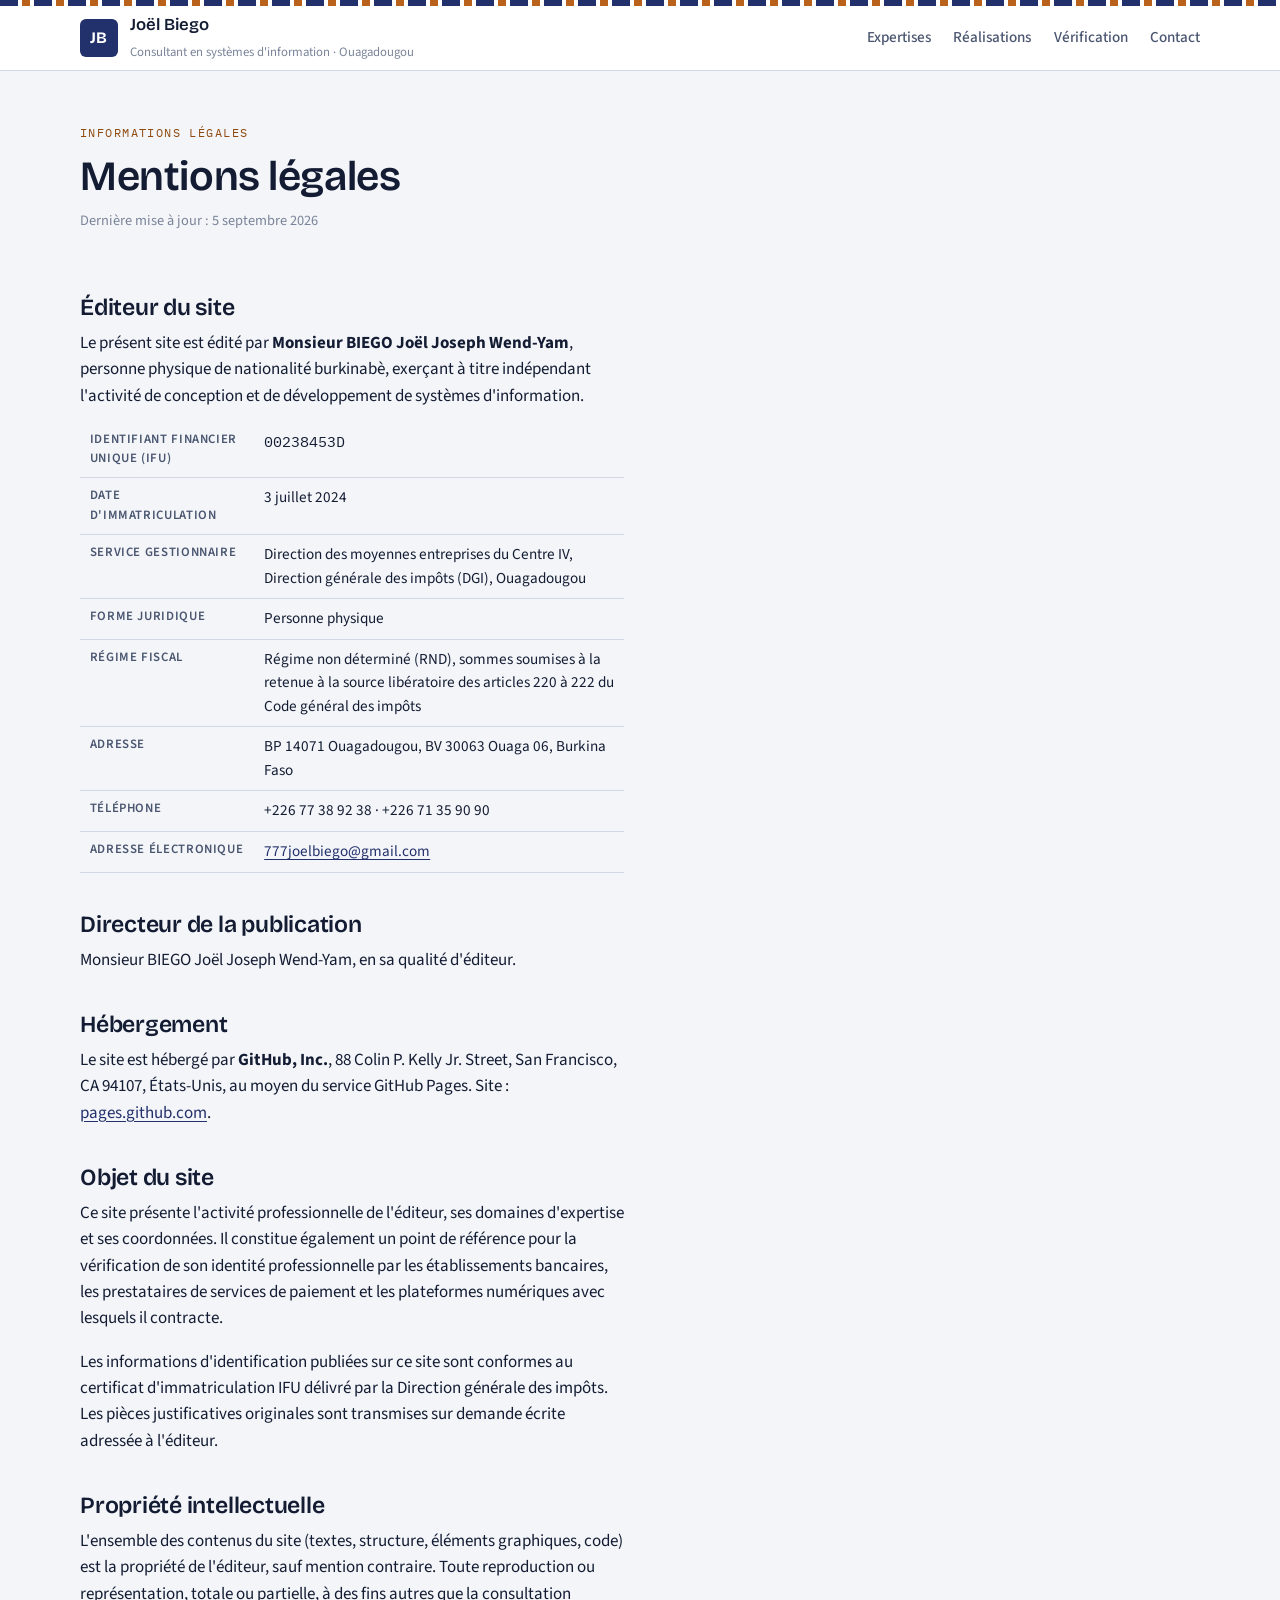
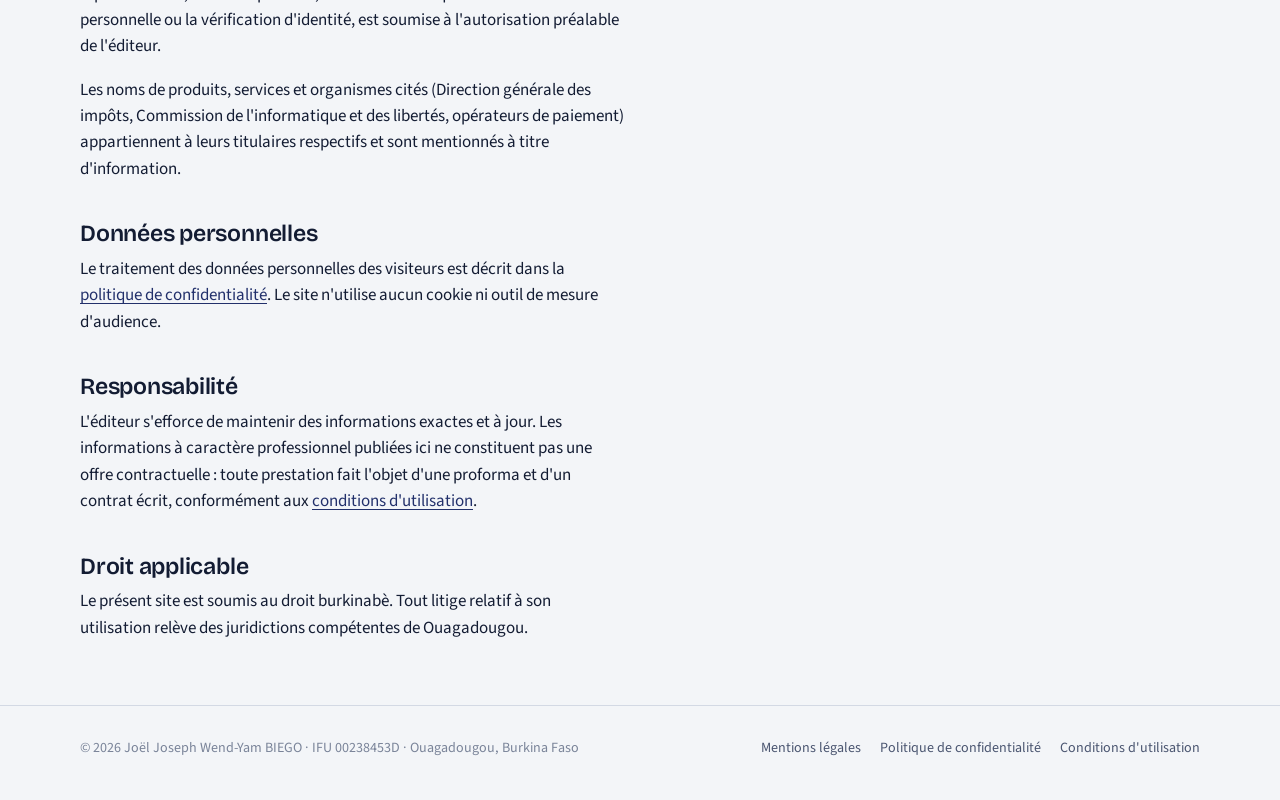
<file: mentions-legales.html>
<!DOCTYPE html>
<html lang="fr">
<head>
  <meta charset="utf-8">
  <meta name="viewport" content="width=device-width, initial-scale=1">
  <title>Mentions légales — Joël Biego</title>
  <meta name="description" content="Mentions légales du site de Joël Joseph Wend-Yam BIEGO, consultant indépendant en systèmes d'information à Ouagadougou, IFU 00238453D.">
  <link rel="canonical" href="https://joeoel.github.io/mentions-legales.html">
  <link rel="icon" href="favicon.svg" type="image/svg+xml">
  <link rel="preconnect" href="https://fonts.googleapis.com">
  <link rel="preconnect" href="https://fonts.gstatic.com" crossorigin>
  <link rel="stylesheet" href="https://fonts.googleapis.com/css2?family=Bricolage+Grotesque:opsz,wght@12..96,500;12..96,600;12..96,700&family=Source+Sans+3:ital,wght@0,400;0,500;0,600;1,400&family=IBM+Plex+Mono:wght@400;500&display=swap">
  <link rel="stylesheet" href="style.css">
</head>
<body>

<div class="weave" aria-hidden="true"></div>
<header class="site-header">
  <div class="wrap">
    <a class="brand" href="index.html" aria-label="Accueil">
      <span class="brand-mark">JB</span>
      <span>
        <span class="brand-name">Joël Biego</span><br>
        <span class="brand-sub">Consultant en systèmes d'information · Ouagadougou</span>
      </span>
    </a>
    <nav class="nav" aria-label="Navigation principale">
      <a href="index.html#expertises">Expertises</a>
      <a href="index.html#realisations">Réalisations</a>
      <a href="index.html#verification">Vérification</a>
      <a href="index.html#contact">Contact</a>
    </nav>
  </div>
</header>

<main class="legal">
  <div class="wrap">
    <div class="page-head">
      <span class="eyebrow">Informations légales</span>
      <h1>Mentions légales</h1>
      <p class="meta">Dernière mise à jour : 5 septembre 2026</p>
    </div>

    <div class="prose">
      <h2>Éditeur du site</h2>
      <p>Le présent site est édité par <strong>Monsieur BIEGO Joël Joseph Wend-Yam</strong>, personne physique de nationalité burkinabè, exerçant à titre indépendant l'activité de conception et de développement de systèmes d'information.</p>
      <div class="table-wrap">
      <table>
        <tbody>
          <tr><th>Identifiant financier unique (IFU)</th><td class="mono">00238453D</td></tr>
          <tr><th>Date d'immatriculation</th><td>3 juillet 2024</td></tr>
          <tr><th>Service gestionnaire</th><td>Direction des moyennes entreprises du Centre IV, Direction générale des impôts (DGI), Ouagadougou</td></tr>
          <tr><th>Forme juridique</th><td>Personne physique</td></tr>
          <tr><th>Régime fiscal</th><td>Régime non déterminé (RND), sommes soumises à la retenue à la source libératoire des articles 220 à 222 du Code général des impôts</td></tr>
          <tr><th>Adresse</th><td>BP 14071 Ouagadougou, BV 30063 Ouaga 06, Burkina Faso</td></tr>
          <tr><th>Téléphone</th><td>+226 77 38 92 38 · +226 71 35 90 90</td></tr>
          <tr><th>Adresse électronique</th><td><a href="mailto:777joelbiego@gmail.com">777joelbiego@gmail.com</a></td></tr>
        </tbody>
      </table>
      </div>

      <h2>Directeur de la publication</h2>
      <p>Monsieur BIEGO Joël Joseph Wend-Yam, en sa qualité d'éditeur.</p>

      <h2>Hébergement</h2>
      <p>Le site est hébergé par <strong>GitHub, Inc.</strong>, 88 Colin P. Kelly Jr. Street, San Francisco, CA 94107, États-Unis, au moyen du service GitHub Pages. Site : <a href="https://pages.github.com/" rel="noopener">pages.github.com</a>.</p>

      <h2>Objet du site</h2>
      <p>Ce site présente l'activité professionnelle de l'éditeur, ses domaines d'expertise et ses coordonnées. Il constitue également un point de référence pour la vérification de son identité professionnelle par les établissements bancaires, les prestataires de services de paiement et les plateformes numériques avec lesquels il contracte.</p>
      <p>Les informations d'identification publiées sur ce site sont conformes au certificat d'immatriculation IFU délivré par la Direction générale des impôts. Les pièces justificatives originales sont transmises sur demande écrite adressée à l'éditeur.</p>

      <h2>Propriété intellectuelle</h2>
      <p>L'ensemble des contenus du site (textes, structure, éléments graphiques, code) est la propriété de l'éditeur, sauf mention contraire. Toute reproduction ou représentation, totale ou partielle, à des fins autres que la consultation personnelle ou la vérification d'identité, est soumise à l'autorisation préalable de l'éditeur.</p>
      <p>Les noms de produits, services et organismes cités (Direction générale des impôts, Commission de l'informatique et des libertés, opérateurs de paiement) appartiennent à leurs titulaires respectifs et sont mentionnés à titre d'information.</p>

      <h2>Données personnelles</h2>
      <p>Le traitement des données personnelles des visiteurs est décrit dans la <a href="confidentialite.html">politique de confidentialité</a>. Le site n'utilise aucun cookie ni outil de mesure d'audience.</p>

      <h2>Responsabilité</h2>
      <p>L'éditeur s'efforce de maintenir des informations exactes et à jour. Les informations à caractère professionnel publiées ici ne constituent pas une offre contractuelle : toute prestation fait l'objet d'une proforma et d'un contrat écrit, conformément aux <a href="conditions.html">conditions d'utilisation</a>.</p>

      <h2>Droit applicable</h2>
      <p>Le présent site est soumis au droit burkinabè. Tout litige relatif à son utilisation relève des juridictions compétentes de Ouagadougou.</p>
    </div>
  </div>
</main>

<footer class="site-footer">
  <div class="wrap">
    <div>© 2026 Joël Joseph Wend-Yam BIEGO · IFU 00238453D · Ouagadougou, Burkina Faso</div>
    <nav aria-label="Pages légales">
      <a href="mentions-legales.html">Mentions légales</a>
      <a href="confidentialite.html">Politique de confidentialité</a>
      <a href="conditions.html">Conditions d'utilisation</a>
    </nav>
  </div>
</footer>

</body>
</html>
</file>
<file: style.css>
/* ---------- Tokens ---------- */
:root {
  --bg: #F3F5F8;
  --surface: #FFFFFF;
  --surface-2: #E9EDF3;
  --ink: #131C33;
  --ink-2: #4A5570;
  --ink-3: #7A8499;
  --line: #D3D9E4;
  --accent: #B8621B;
  --accent-ink: #8F4A10;
  --accent-soft: #F6E7D8;
  --indigo: #22306B;
  --indigo-soft: #E3E7F5;
  --on-indigo: #FFFFFF;
  --focus: #22306B;
  --shadow: 0 1px 2px rgba(19,28,51,.06), 0 8px 24px rgba(19,28,51,.08);
}
@media (prefers-color-scheme: dark) {
  :root:not([data-theme="light"]) {
    --bg: #0E1424;
    --surface: #161E33;
    --surface-2: #1E2841;
    --ink: #E8ECF4;
    --ink-2: #A9B3C9;
    --ink-3: #7C879E;
    --line: #2B3650;
    --accent: #E39A47;
    --accent-ink: #F0B466;
    --accent-soft: #3A2A18;
    --indigo: #9FAEEE;
    --indigo-soft: #1F2A4D;
    --on-indigo: #0E1424;
    --focus: #E39A47;
    --shadow: 0 1px 2px rgba(0,0,0,.4), 0 8px 24px rgba(0,0,0,.35);
  }
}
:root[data-theme="dark"] {
  --bg: #0E1424;
  --surface: #161E33;
  --surface-2: #1E2841;
  --ink: #E8ECF4;
  --ink-2: #A9B3C9;
  --ink-3: #7C879E;
  --line: #2B3650;
  --accent: #E39A47;
  --accent-ink: #F0B466;
  --accent-soft: #3A2A18;
  --indigo: #9FAEEE;
  --indigo-soft: #1F2A4D;
  --on-indigo: #0E1424;
  --focus: #E39A47;
  --shadow: 0 1px 2px rgba(0,0,0,.4), 0 8px 24px rgba(0,0,0,.35);
}

/* ---------- Base ---------- */
* { box-sizing: border-box; }
html { scroll-behavior: smooth; }
@media (prefers-reduced-motion: reduce) {
  html { scroll-behavior: auto; }
  *, *::before, *::after { transition: none !important; animation: none !important; }
}
body {
  margin: 0;
  background: var(--bg);
  color: var(--ink);
  font-family: "Source Sans 3", "Segoe UI", Roboto, Helvetica, Arial, sans-serif;
  font-size: 17px;
  line-height: 1.55;
  -webkit-font-smoothing: antialiased;
}
h1, h2, h3, h4 {
  font-family: "Bricolage Grotesque", "Segoe UI", Helvetica, Arial, sans-serif;
  line-height: 1.12;
  margin: 0;
  text-wrap: balance;
  letter-spacing: -0.01em;
}
h1 { font-size: clamp(2rem, 4.2vw, 3.2rem); font-weight: 600; }
h2 { font-size: clamp(1.5rem, 2.6vw, 2.1rem); font-weight: 600; }
h3 { font-size: 1.2rem; font-weight: 600; }
p { margin: 0; }
a { color: var(--indigo); text-decoration-thickness: 1px; text-underline-offset: 3px; }
a:hover { color: var(--accent-ink); }
:focus-visible { outline: 2px solid var(--focus); outline-offset: 3px; border-radius: 2px; }
.mono { font-family: "IBM Plex Mono", Consolas, "Courier New", monospace; font-variant-numeric: tabular-nums; }
.eyebrow {
  font-family: "IBM Plex Mono", Consolas, monospace;
  font-size: .74rem; letter-spacing: .12em; text-transform: uppercase; color: var(--accent-ink);
}
.wrap { width: min(1120px, calc(100% - 2.5rem)); margin-inline: auto; }
.prose { max-width: 68ch; }
.prose p + p { margin-top: 1em; }
.prose h2 { margin-top: 2.4rem; margin-bottom: .6rem; font-size: 1.45rem; }
.prose h3 { margin-top: 1.6rem; margin-bottom: .4rem; font-size: 1.1rem; }
.prose ul, .prose ol { padding-left: 1.3rem; margin: .6rem 0 0; }
.prose li + li { margin-top: .35rem; }
.prose table { border-collapse: collapse; width: 100%; margin-top: .8rem; font-size: .95rem; }
.prose th, .prose td { text-align: left; padding: .5rem .6rem; border-bottom: 1px solid var(--line); vertical-align: top; }
.prose th { font-weight: 600; color: var(--ink-2); font-size: .8rem; letter-spacing: .05em; text-transform: uppercase; }
.table-wrap { overflow-x: auto; }

/* ---------- Woven band (motif Faso Dan Fani) ---------- */
.weave {
  height: 6px;
  background: repeating-linear-gradient(90deg,
    var(--indigo) 0 18px, var(--surface) 18px 22px, var(--accent) 22px 30px, var(--surface) 30px 34px);
}

/* ---------- Header ---------- */
.site-header { background: var(--surface); border-bottom: 1px solid var(--line); position: sticky; top: 0; z-index: 10; }
.site-header .wrap { display: flex; align-items: center; justify-content: space-between; gap: 1.5rem; min-height: 64px; }
.brand { display: flex; align-items: center; gap: .75rem; text-decoration: none; color: var(--ink); }
.brand-mark {
  width: 38px; height: 38px; border-radius: 6px; display: grid; place-items: center;
  background: var(--indigo); color: var(--on-indigo);
  font-family: "Bricolage Grotesque", sans-serif; font-weight: 700; font-size: 1rem; letter-spacing: .02em;
}
.brand-name { font-family: "Bricolage Grotesque", sans-serif; font-weight: 600; font-size: 1.05rem; line-height: 1.1; }
.brand-sub { font-size: .8rem; color: var(--ink-3); }
.nav { display: flex; gap: 1.4rem; flex-wrap: wrap; }
.nav a { color: var(--ink-2); text-decoration: none; font-size: .95rem; font-weight: 500; }
.nav a:hover { color: var(--accent-ink); }
@media (max-width: 720px) { .nav { display: none; } }

/* ---------- Hero ---------- */
.hero { padding: 4rem 0 3.5rem; }
.hero .wrap { display: grid; grid-template-columns: 1.15fr .85fr; gap: 3rem; align-items: start; }
@media (max-width: 860px) { .hero .wrap { grid-template-columns: 1fr; } }
.hero-lead { display: grid; gap: 1.3rem; }
.hero p.lede { font-size: 1.18rem; color: var(--ink-2); max-width: 56ch; }
.hero-cta { display: flex; gap: .8rem; flex-wrap: wrap; margin-top: .4rem; }
.btn {
  display: inline-flex; align-items: center; gap: .5rem; padding: .7rem 1.15rem; border-radius: 6px;
  text-decoration: none; font-weight: 600; font-size: .98rem; border: 1px solid transparent;
  transition: background .15s, color .15s, border-color .15s;
}
.btn-primary { background: var(--indigo); color: var(--on-indigo); }
.btn-primary:hover { background: var(--accent); color: var(--on-indigo); }
.btn-ghost { border-color: var(--line); color: var(--ink); background: var(--surface); }
.btn-ghost:hover { border-color: var(--accent); color: var(--accent-ink); }

/* Identity card */
.id-card {
  background: var(--surface); border: 1px solid var(--line); border-radius: 10px; box-shadow: var(--shadow); overflow: hidden;
}
.id-card .weave { height: 8px; }
.id-card-body { padding: 1.3rem 1.4rem 1.4rem; display: grid; gap: 1rem; }
.id-card-head { display: flex; justify-content: space-between; align-items: baseline; gap: 1rem; }
.id-card-head h3 { font-size: 1rem; }
.id-badge { font-size: .72rem; padding: .2rem .55rem; border-radius: 999px; background: var(--accent-soft); color: var(--accent-ink); font-weight: 600; letter-spacing: .04em; white-space: nowrap; }
.id-rows { display: grid; gap: .55rem; margin: 0; }
.id-rows > div { display: grid; grid-template-columns: 9.5rem 1fr; gap: .8rem; align-items: baseline; padding-bottom: .55rem; border-bottom: 1px dashed var(--line); }
.id-rows > div:last-child { border-bottom: 0; padding-bottom: 0; }
.id-rows dt { font-family: "IBM Plex Mono", Consolas, monospace; font-size: .72rem; letter-spacing: .08em; text-transform: uppercase; color: var(--ink-3); }
.id-rows dd { margin: 0; font-size: .96rem; }
.id-rows dd.mono { font-size: .98rem; font-weight: 600; letter-spacing: .03em; }
.id-note { font-size: .84rem; color: var(--ink-3); }
@media (max-width: 480px) { .id-rows > div { grid-template-columns: 1fr; gap: .15rem; } }

/* ---------- Sections ---------- */
.section { padding: 3.5rem 0; border-top: 1px solid var(--line); }
.section-head { display: grid; gap: .5rem; margin-bottom: 2rem; max-width: 62ch; }
.section-head p { color: var(--ink-2); font-size: 1.05rem; }

/* Expertise grid */
.grid-3 { display: grid; grid-template-columns: repeat(3, 1fr); gap: 1.2rem; }
@media (max-width: 900px) { .grid-3 { grid-template-columns: repeat(2, 1fr); } }
@media (max-width: 580px) { .grid-3 { grid-template-columns: 1fr; } }
.skill { background: var(--surface); border: 1px solid var(--line); border-radius: 8px; padding: 1.3rem 1.3rem 1.4rem; display: grid; gap: .6rem; align-content: start; }
.skill h3 { font-size: 1.08rem; }
.skill p { color: var(--ink-2); font-size: .96rem; }
.skill .tags { display: flex; flex-wrap: wrap; gap: .4rem; margin-top: .3rem; }
.tag { font-family: "IBM Plex Mono", Consolas, monospace; font-size: .72rem; padding: .18rem .5rem; border-radius: 4px; background: var(--surface-2); color: var(--ink-2); }
.skill-icon { width: 32px; height: 32px; color: var(--indigo); }

/* Work list */
.work { display: grid; gap: 0; border-top: 1px solid var(--line); }
.work-item { display: grid; grid-template-columns: 8rem 1fr; gap: 1.5rem; padding: 1.4rem 0; border-bottom: 1px solid var(--line); }
@media (max-width: 640px) { .work-item { grid-template-columns: 1fr; gap: .4rem; } }
.work-when { font-family: "IBM Plex Mono", Consolas, monospace; font-size: .78rem; color: var(--ink-3); letter-spacing: .06em; padding-top: .35rem; }
.work-item h3 { font-size: 1.1rem; margin-bottom: .35rem; }
.work-item p { color: var(--ink-2); max-width: 70ch; }
.work-item .tags { margin-top: .6rem; display: flex; flex-wrap: wrap; gap: .4rem; }

/* Method */
.steps { display: grid; grid-template-columns: repeat(4, 1fr); gap: 1.2rem; counter-reset: step; }
@media (max-width: 900px) { .steps { grid-template-columns: repeat(2, 1fr); } }
@media (max-width: 520px) { .steps { grid-template-columns: 1fr; } }
.step { display: grid; gap: .45rem; padding-top: .9rem; border-top: 3px solid var(--indigo); align-content: start; }
.step::before { counter-increment: step; content: "Étape " counter(step); font-family: "IBM Plex Mono", Consolas, monospace; font-size: .72rem; letter-spacing: .1em; text-transform: uppercase; color: var(--ink-3); }
.step h3 { font-size: 1.02rem; }
.step p { color: var(--ink-2); font-size: .94rem; }

/* Verification block */
.verify { background: var(--surface); border: 1px solid var(--line); border-radius: 10px; padding: 1.8rem; display: grid; grid-template-columns: 1.1fr .9fr; gap: 2rem; }
@media (max-width: 860px) { .verify { grid-template-columns: 1fr; } }
.verify > div:first-child { display: grid; gap: .7rem; align-content: start; }
.verify h2 { font-size: 1.5rem; }
.verify p { color: var(--ink-2); }
.verify ul { margin: .2rem 0 0; padding-left: 1.2rem; color: var(--ink-2); }
.verify li + li { margin-top: .3rem; }
.verify .en { border-left: 3px solid var(--accent); padding-left: 1rem; font-size: .95rem; display: grid; gap: .6rem; align-content: start; }
.verify .en strong { color: var(--ink); }

/* Contact */
.contact-grid { display: grid; grid-template-columns: repeat(3, 1fr); gap: 1.2rem; }
@media (max-width: 760px) { .contact-grid { grid-template-columns: 1fr; } }
.contact { background: var(--surface); border: 1px solid var(--line); border-radius: 8px; padding: 1.2rem 1.3rem; display: grid; gap: .25rem; align-content: start; }
.contact .eyebrow { color: var(--ink-3); }
.contact a { font-size: 1.05rem; font-weight: 600; text-decoration: none; color: var(--ink); word-break: break-word; }
.contact a:hover { color: var(--accent-ink); }
.contact small { color: var(--ink-3); }

/* Footer */
.site-footer { border-top: 1px solid var(--line); padding: 2rem 0 2.5rem; color: var(--ink-3); font-size: .88rem; }
.site-footer .wrap { display: flex; justify-content: space-between; gap: 1.5rem; flex-wrap: wrap; }
.site-footer nav { display: flex; gap: 1.2rem; flex-wrap: wrap; }
.site-footer a { color: var(--ink-2); text-decoration: none; }
.site-footer a:hover { color: var(--accent-ink); }

/* Legal pages */
.page-head { padding: 3rem 0 1.5rem; }
.page-head h1 { font-size: clamp(1.8rem, 3.4vw, 2.6rem); margin-top: .5rem; }
.page-head .meta { color: var(--ink-3); font-size: .9rem; margin-top: .6rem; }
.legal { padding-bottom: 4rem; }
</file>
